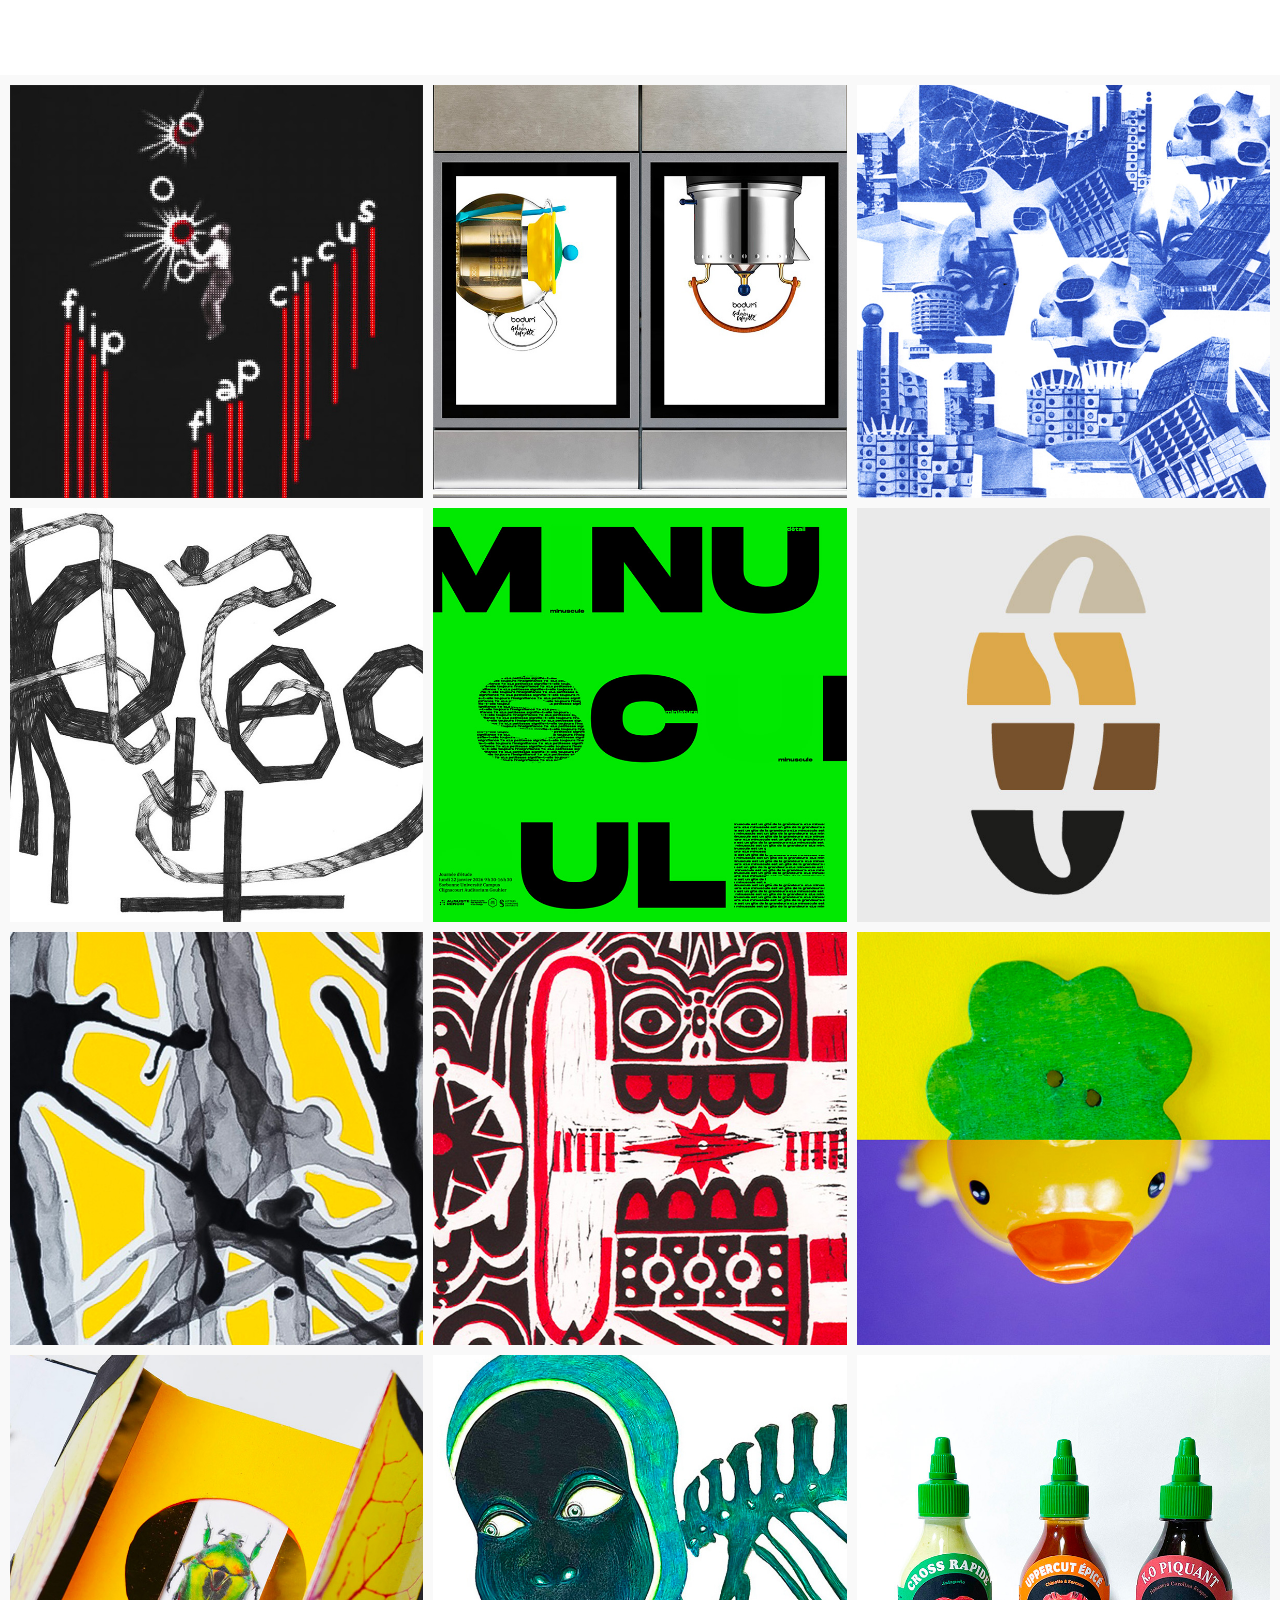
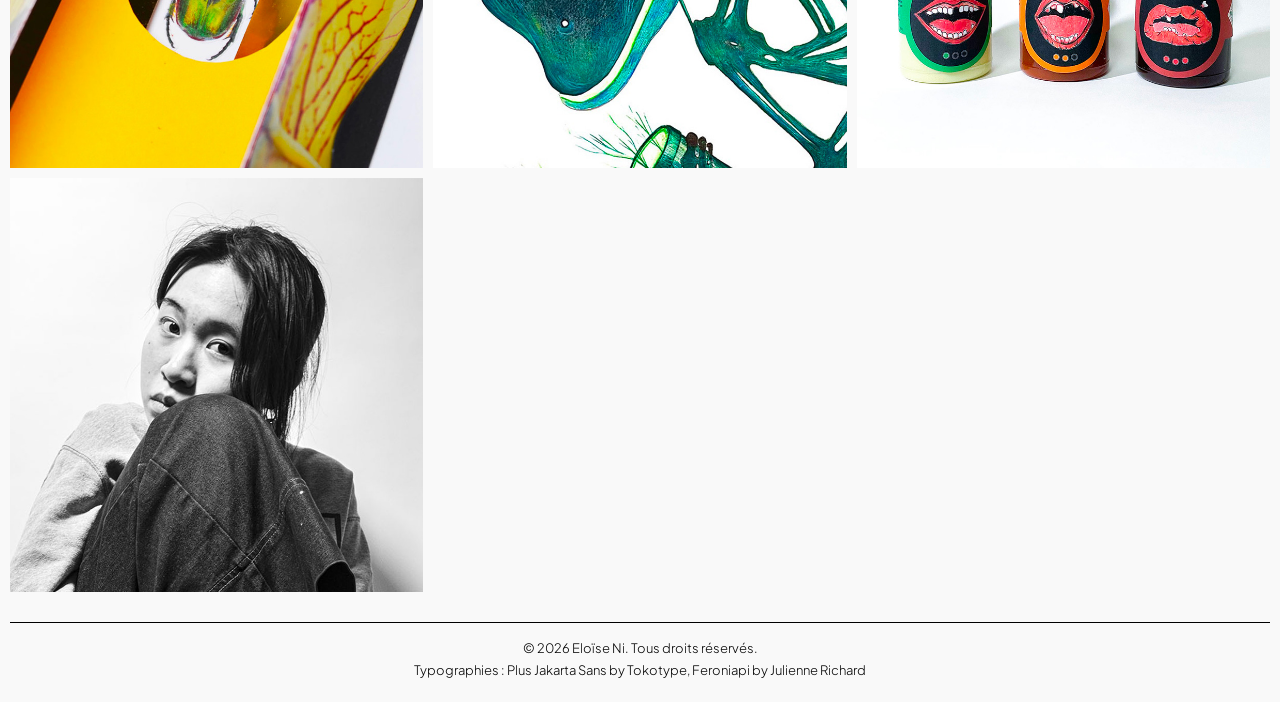
<file: index.html>
<!DOCTYPE html>
<html lang="fr">

<head>
    <meta charset="UTF-8">
    <meta name="viewport" content="width=device-width, initial-scale=1.0">
    <title>Accueil - Portfolio</title>
    <link rel="icon" href="images/favicon.png" type="image/png">
    <link rel="stylesheet" href="style.css">
</head>

<body>
    <header class="project-banner">
        <span class="banner-name">Eloïse Ni</span>
        <a href="a_propos.html" class="banner-link">À propos</a>
    </header>
    <main>

        <div class="grid">

            <a class="image-container rouge-flip" href="flip_flap.html">
                <img src="images/flip_flap/flip_flap.jpg" alt="Flip Flap Circus">
                <p class="image-text">Flip Flap Circus</p>
            </a>

            <a class="image-container gris-bodum" href="bodum.html">
                <img src="images/bodum/04_bodum.jpg" alt="bodum">
                <p class="image-text">Bodum</p>
            </a>

            <a class="image-container bleu-futurzine" href="futurzine.html">
                <img src="images/futurzine/futur.jpg" alt="futurzine">
                <p class="image-text">2463 - Futurzine</p>
            </a>

            <a class="image-container noir-faits" href="faits_divers.html">
                <img src="images/faits_divers/faits.jpg" alt="fais_divers">
                <p class="image-text">Faits divers</p>
            </a>

            <a class="image-container vert-fluo" href="jde.html">
                <img src="images/jde/jde.jpg" alt="jde">
                <p class="image-text">Minuscule - JDE</p>
            </a>

            <a class="image-container marron-kabane" href="kabane.html">
                <img src="images/kabane/kabane.jpg" alt="kabane">
                <p class="image-text">Kabane Café</p>
            </a>

            <a class="image-container jaune-leporello" href="leporello.html">
                <img src="images/leporello/leporello.jpg" alt="leporello">
                <p class="image-text">Les Champignons</p>
            </a>

            <a class="image-container rouge-lino" href="lino.html">
                <img src="images/lino/lino.jpg" alt="lino">
                <p class="image-text">Cizin</p>
            </a>

            <a class="image-container violet-objets" href="objets_croises.html">
                <img src="images/objets_croises/objets.jpg" alt="objets_croises">
                <p class="image-text">Objets croisés</p>
            </a>

            <a class="image-container vert-reliure" href="reliure.html">
                <img src="images/reliure/reliure.jpg" alt="reliure">
                <p class="image-text">Cétoine dorée</p>
            </a>

            <a class="image-container vert-symbiose" href="symbiose.html">
                <img src="images/symbiose/symbiose.jpg" alt="symbiose">
                <p class="image-text">Symbiose</p>
            </a>

            <a class="image-container orange-sauces" href="sauces.html">
                <img src="images/sauces/sauces.jpg" alt="sauces">
                <p class="image-text">Sauces piquantes</p>
            </a>

            <a class="image-container noirr-platon" href="platon.html">
                <img src="images/platon/platon.jpg" alt="platon">
                <p class="image-text">Portraits - Platon</p>
            </a>

        </div>

    </main>


    <script>
        const banner = document.querySelector(".project-banner");

        const projectColors = {
            "rouge-flip": "rgb(195, 23, 0)",
            "gris-bodum": "rgb(155, 155, 155)",
            "bleu-futurzine": "rgb(39, 62, 142)",
            "noir-faits": "rgb(15, 15, 15)",
            "vert-fluo": "rgb(17, 255, 0)",
            "marron-kabane": "rgb(130, 81, 44)",
            "jaune-leporello": "rgb(226, 216, 69)",
            "rouge-lino": "rgb(205, 23, 25)",
            "violet-objets": "rgb(104, 84, 205)",
            "vert-reliure": "rgb(82, 124, 50)",
            "vert-symbiose": "rgb(141, 190, 35)",
            "orange-sauces": "rgb(237, 109, 4)",
            "noirr-platon": "rgb(75, 75, 75)",
            "bleu-propos": "#0059a6"
        };

        const initialColor = "rgb(100, 100, 100)";

        document.querySelectorAll(".image-container").forEach(project => {

            project.addEventListener("mouseenter", () => {
                for (const className in projectColors) {
                    if (project.classList.contains(className)) {
                        banner.style.backgroundColor = projectColors[className];
                        break;
                    }
                }
            });

            project.addEventListener("mouseleave", () => {
                banner.style.backgroundColor = initialColor;
            });

        });
    </script>

    <footer class="site-footer">
        <p>&copy; 2026 Eloïse Ni. Tous droits réservés.</p>
        <p>Typographies : Plus Jakarta Sans by Tokotype, Feroniapi by Julienne Richard</p>
    </footer>
</body>

</html>

</body>



</html>
</file>
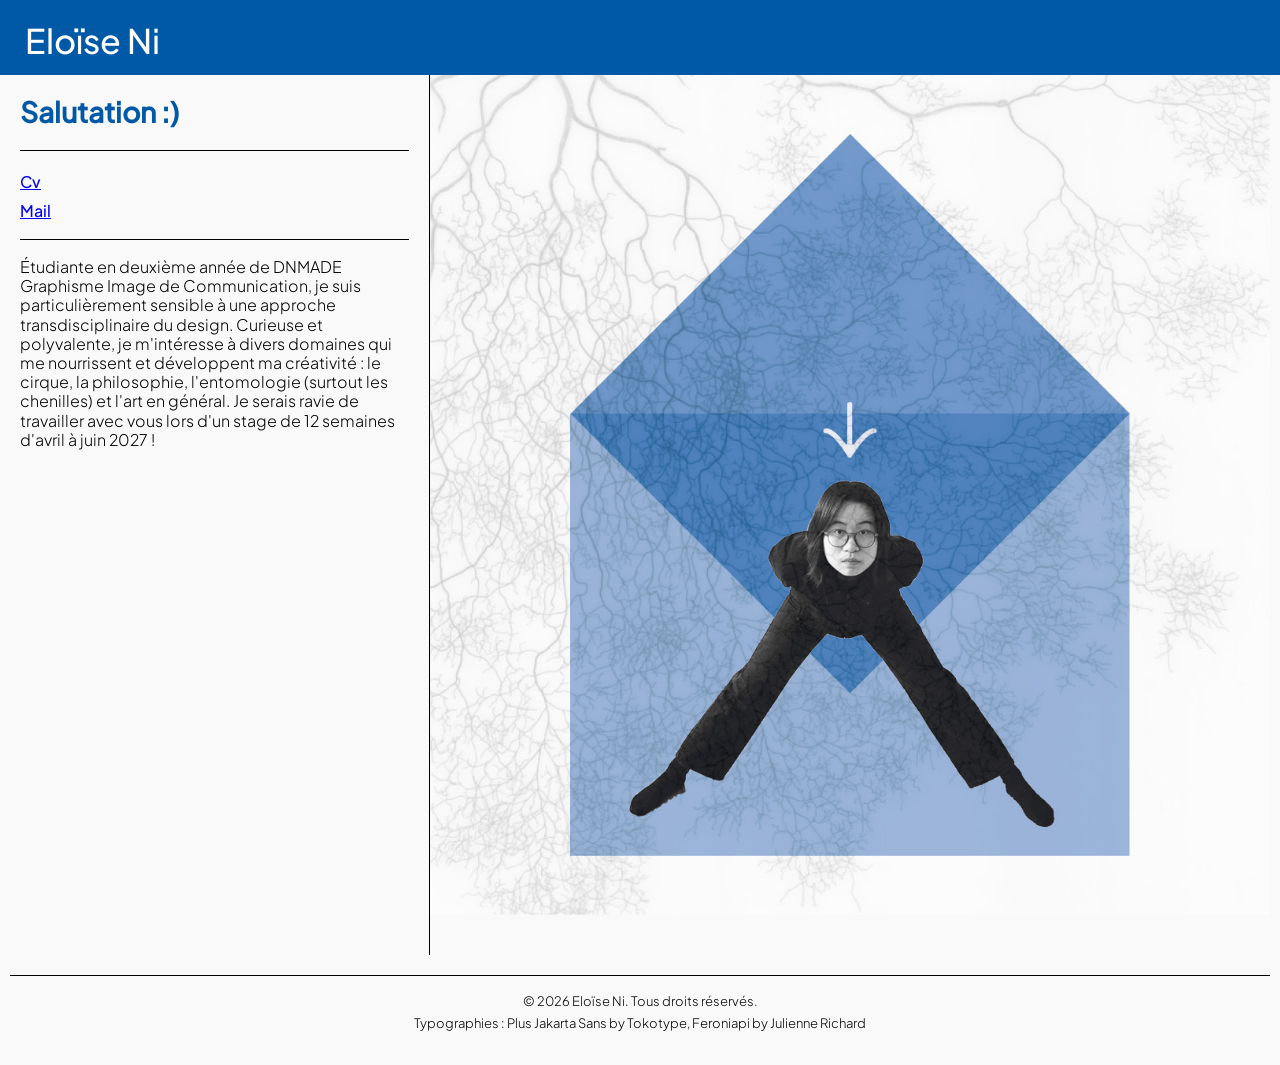
<file: a_propos.html>
<!DOCTYPE html>
<html lang="fr">

<head>
    <meta charset="UTF-8">
    <meta name="viewport" content="width=device-width, initial-scale=1.0">
    <title>À propos</title>
    <link rel="icon" href="images/favicon.png" type="image/png">
    <link rel="stylesheet" href="style.css">
</head>

<body class="propos-page">

    <header class="project-banner">
        <span class="banner-name">Eloïse Ni</span>
    </header>

    <main class="project-layout">

        <section class="project-info">

            <h1>Salutation :)</h1>

            <hr>

            <div class="contact-links">
                <a href="images/NI_eloise_cv.pdf" target="_blank">Cv</a>
                <br>
                <a href="mailto:nieloise379@icloud.com">Mail</a>
            </div>

            <hr>

            <p>
                Étudiante en deuxième année de DNMADE Graphisme Image de Communication, je suis particulièrement
                sensible à une approche transdisciplinaire du design. Curieuse et polyvalente, je
                m'intéresse à divers domaines qui me nourrissent et développent ma créativité : le cirque, la
                philosophie, l'entomologie (surtout les chenilles) et l'art en général. Je serais ravie de travailler
                avec vous lors d'un stage de 12 semaines d'avril à juin 2027 !
            </p>

        </section>

        <section class="project-image">
            <img src="images/00_a_propos.jpg" alt="Affiche À propos">
        </section>

    </main>
    <footer class="site-footer">
        <p>&copy; 2026 Eloïse Ni. Tous droits réservés.</p>
        <p>Typographies : Plus Jakarta Sans by Tokotype, Feroniapi by Julienne Richard</p>
    </footer>
</body>

</html>
</file>
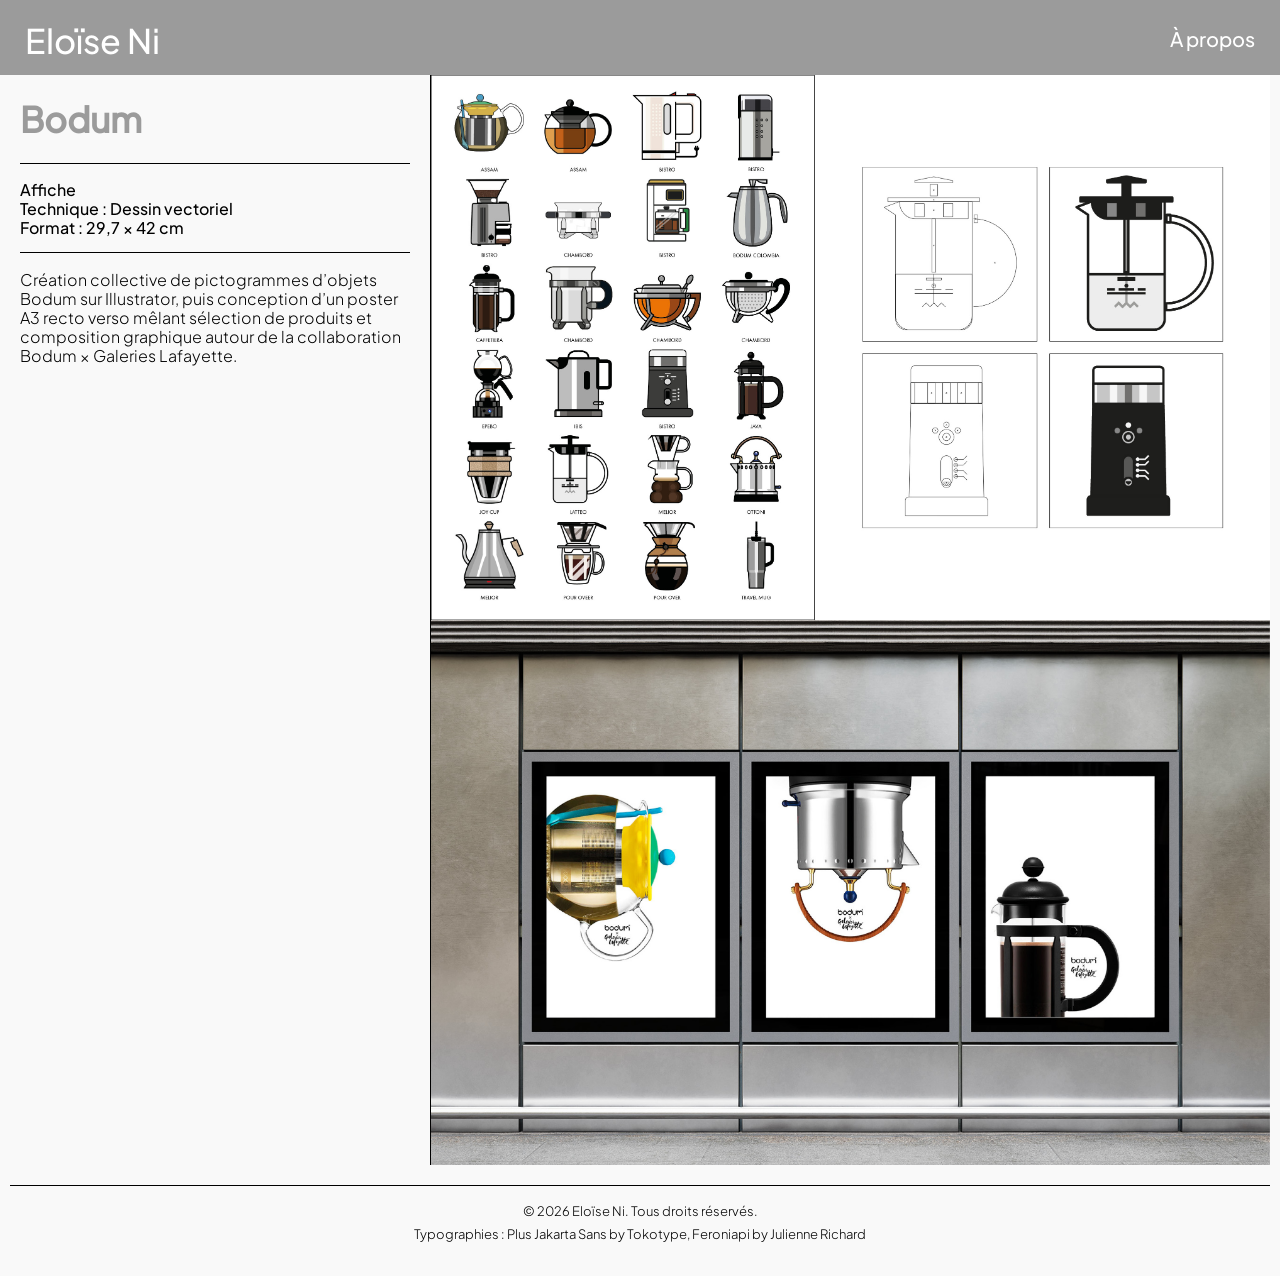
<file: bodum.html>
<!DOCTYPE html>
<html lang="fr">

<head>
    <meta charset="UTF-8">
    <meta name="viewport" content="width=device-width, initial-scale=1.0">
    <title>Bodum</title>
    <link rel="icon" href="images/favicon.png" type="image/png">
    <link rel="stylesheet" href="style.css">
</head>

<body class="project-page bodum-page">
<header class="project-banner">
    <span class="banner-name">Eloïse Ni</span>
    <a href="a_propos.html" class="banner-link">À propos</a>
</header>
    <main class="project-layout">

        <section class="project-info">

            <h1>Bodum</h1>

            <hr>

            <div class="project-details">
                <p>Affiche</p>
                <p>Technique : Dessin vectoriel </p>
                <p>Format : 29,7 × 42 cm</p>
            </div>

            <hr>

            <p>
                Création collective de pictogrammes d’objets Bodum sur Illustrator, puis conception d’un poster A3 recto verso
                mêlant sélection de produits et composition graphique autour de la collaboration Bodum × Galeries
                Lafayette.
            </p>

        </section>

        <section class="project-image">
            <div class="band">
                <img src="images/bodum/bodumm.jpg" alt="Bodum">
                <img src="images/bodum/bodumm2.jpg" alt="Bodum">
            </div>
        </section>

    </main>
    <footer class="site-footer">
        <p>&copy; 2026 Eloïse Ni. Tous droits réservés.</p>
        <p>Typographies : Plus Jakarta Sans by Tokotype, Feroniapi by Julienne Richard</p>
    </footer>
</body>



</html>
</file>
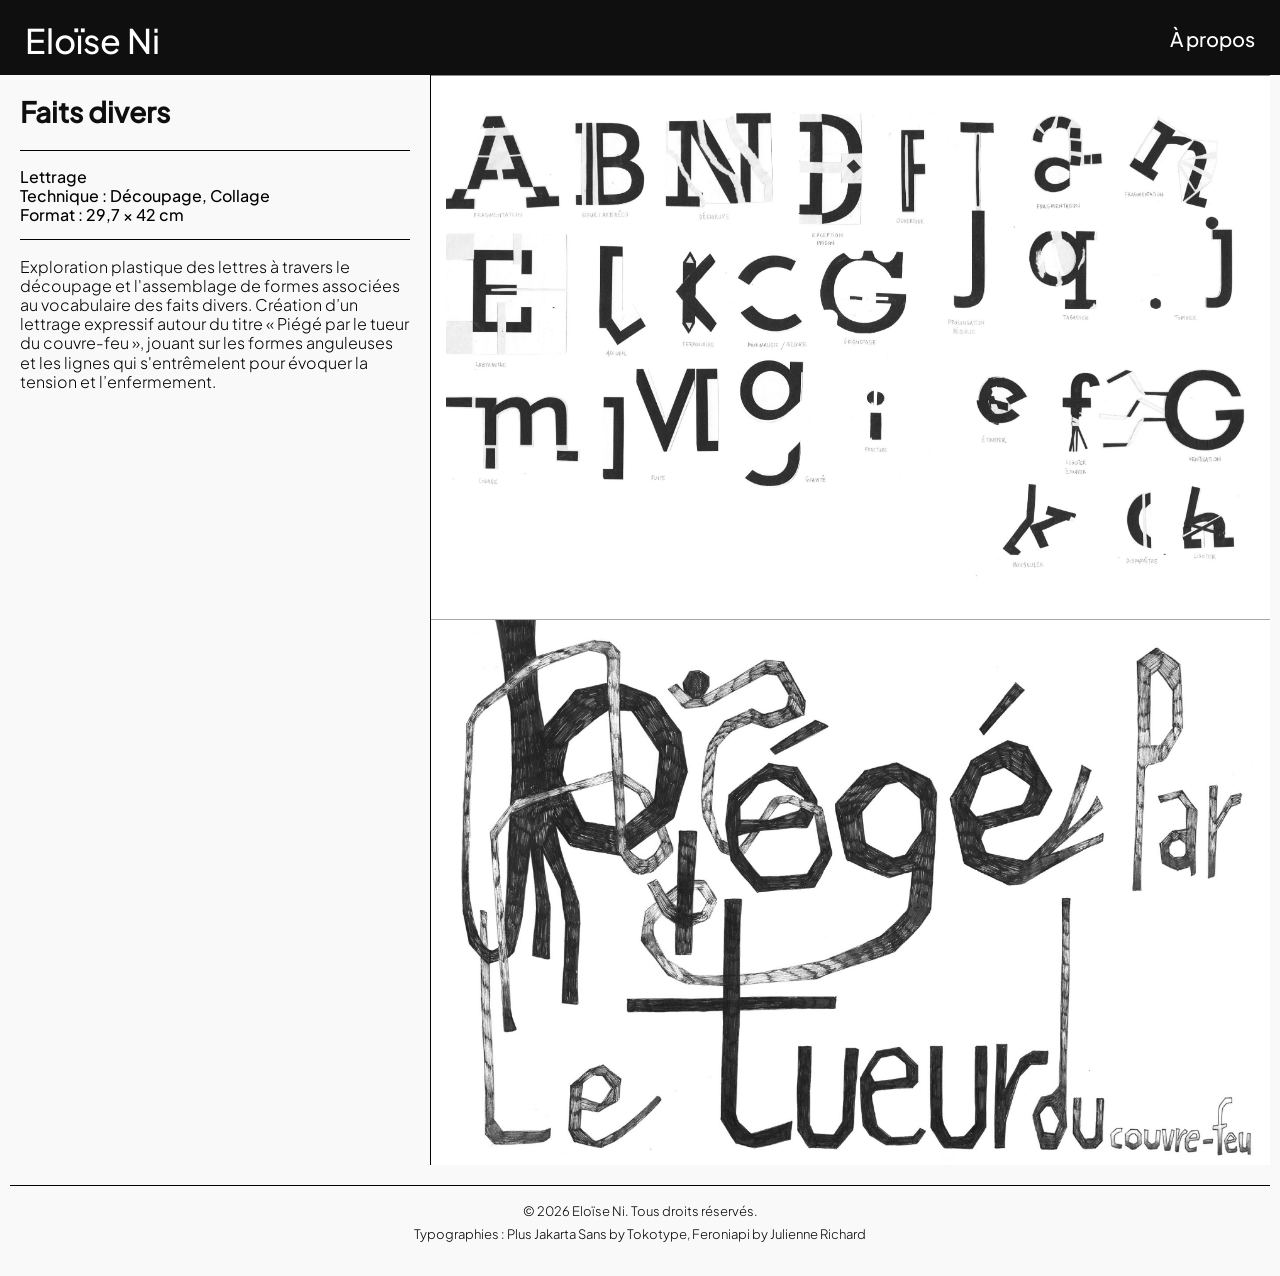
<file: faits_divers.html>
<!DOCTYPE html>
<html lang="fr">

<head>
    <meta charset="UTF-8">
    <meta name="viewport" content="width=device-width, initial-scale=1.0">
    <title>Faits divers</title>    
    <link rel="icon" href="images/favicon.png" type="image/png">
    <link rel="stylesheet" href="style.css">
</head>

<body class="project-page faits-page">
    <header class="project-banner">
        <span class="banner-name">Eloïse Ni</span>
        <a href="a_propos.html" class="banner-link">À propos</a>
    </header>
    <main class="project-layout">

        <section class="project-info">

            <h1>Faits divers</h1>

            <hr>

            <div class="project-details">
                <p>Lettrage</p>
                <p>Technique : Découpage, Collage</p>
                <p>Format : 29,7 × 42 cm</p>
            </div>

            <hr>

            <p>
                Exploration plastique des lettres à travers le découpage et l'assemblage de formes associées au
                vocabulaire des faits divers. Création d’un lettrage expressif autour du titre « Piégé par le tueur du
                couvre-feu », jouant sur les formes anguleuses et les lignes qui s'entrêmelent pour évoquer la tension
                et l’enfermement.
            </p>

        </section>

        <section class="project-image">
            <div class="band">
                <img src="images/faits_divers/faitss.jpg" alt="Faits divers - image 1">
                <img src="images/faits_divers/faitss2.jpg" alt="Faits divers - image 2">
            </div>
        </section>

    </main>
    <footer class="site-footer">
        <p>&copy; 2026 Eloïse Ni. Tous droits réservés.</p>
        <p>Typographies : Plus Jakarta Sans by Tokotype, Feroniapi by Julienne Richard</p>
    </footer>
</body>



</html>
</file>
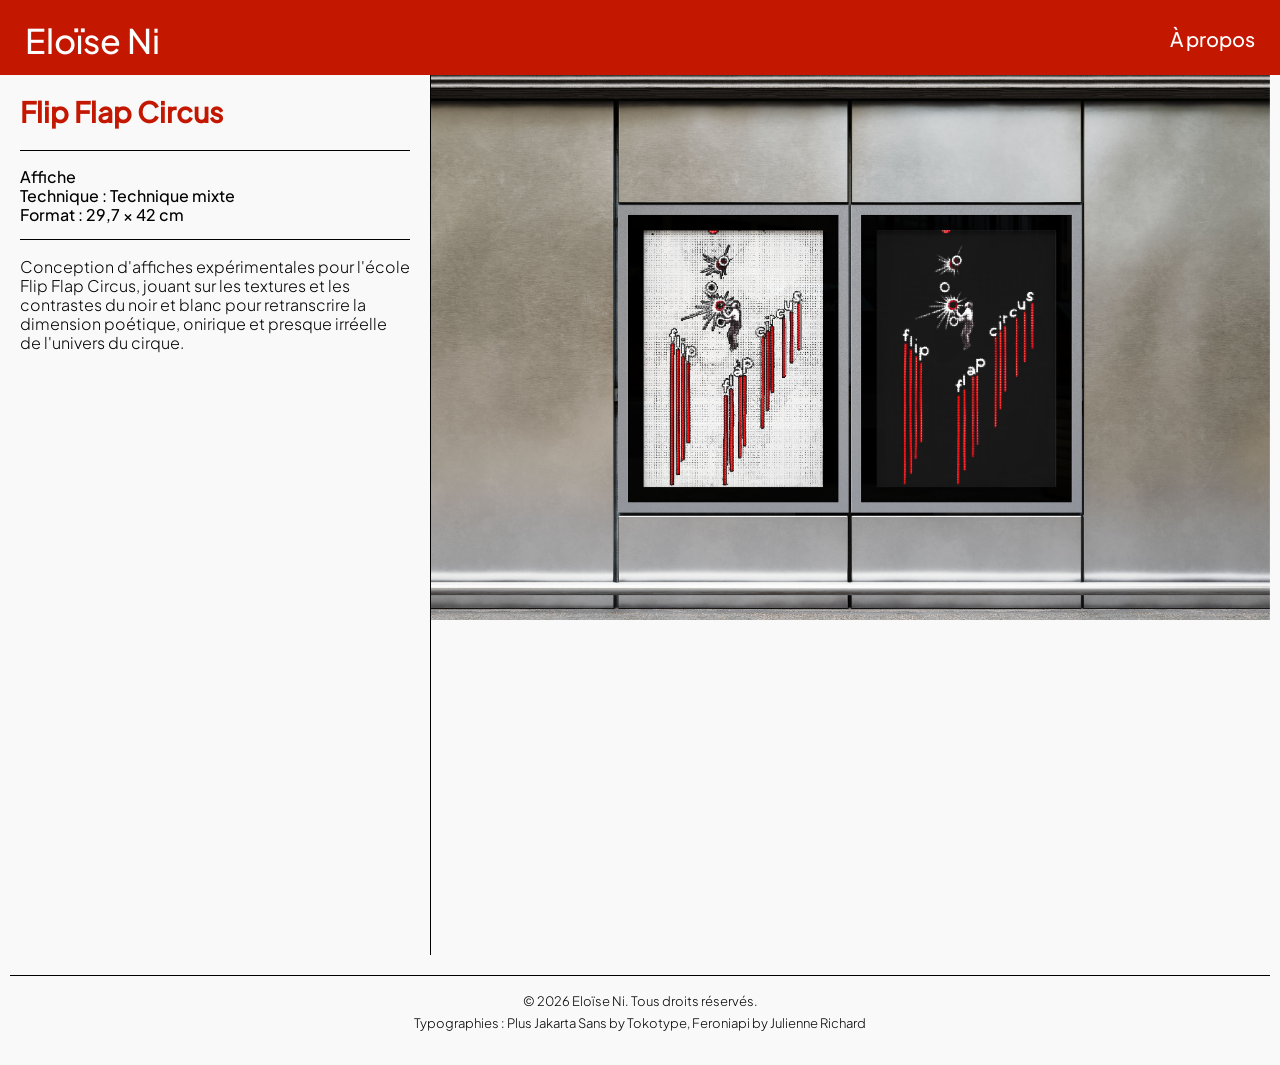
<file: flip_flap.html>
<!DOCTYPE html>
<html lang="fr">

<head>
    <meta charset="UTF-8">
    <meta name="viewport" content="width=device-width, initial-scale=1.0">
    <title>Flip Flap Circus</title>
    <link rel="icon" href="images/favicon.png" type="image/png">
    <link rel="stylesheet" href="style.css">
</head>

<body class="project-page circus-page">
    <header class="project-banner">
        <span class="banner-name">Eloïse Ni</span>
        <a href="a_propos.html" class="banner-link">À propos</a>
    </header>
    <main class="project-layout">

        <section class="project-info">

            <h1>Flip Flap Circus</h1>

            <hr>

            <div class="project-details">
                <p>Affiche</p>
                <p>Technique : Technique mixte</p>
                <p>Format : 29,7 × 42 cm</p>
            </div>

            <hr>

            <p>
                Conception d'affiches expérimentales pour l'école Flip Flap Circus, jouant sur les textures et les
                contrastes du noir et blanc pour retranscrire la dimension poétique, onirique et
                presque irréelle de l'univers du cirque.
            </p>

        </section>

        <section class="project-image">
            <img src="images/flip_flap/flipp.jpg" alt="Affiche Flip Flap Circus">
        </section>

    </main>
    <footer class="site-footer">
        <p>&copy; 2026 Eloïse Ni. Tous droits réservés.</p>
        <p>Typographies : Plus Jakarta Sans by Tokotype, Feroniapi by Julienne Richard</p>
    </footer>
</body>

</html>
</file>
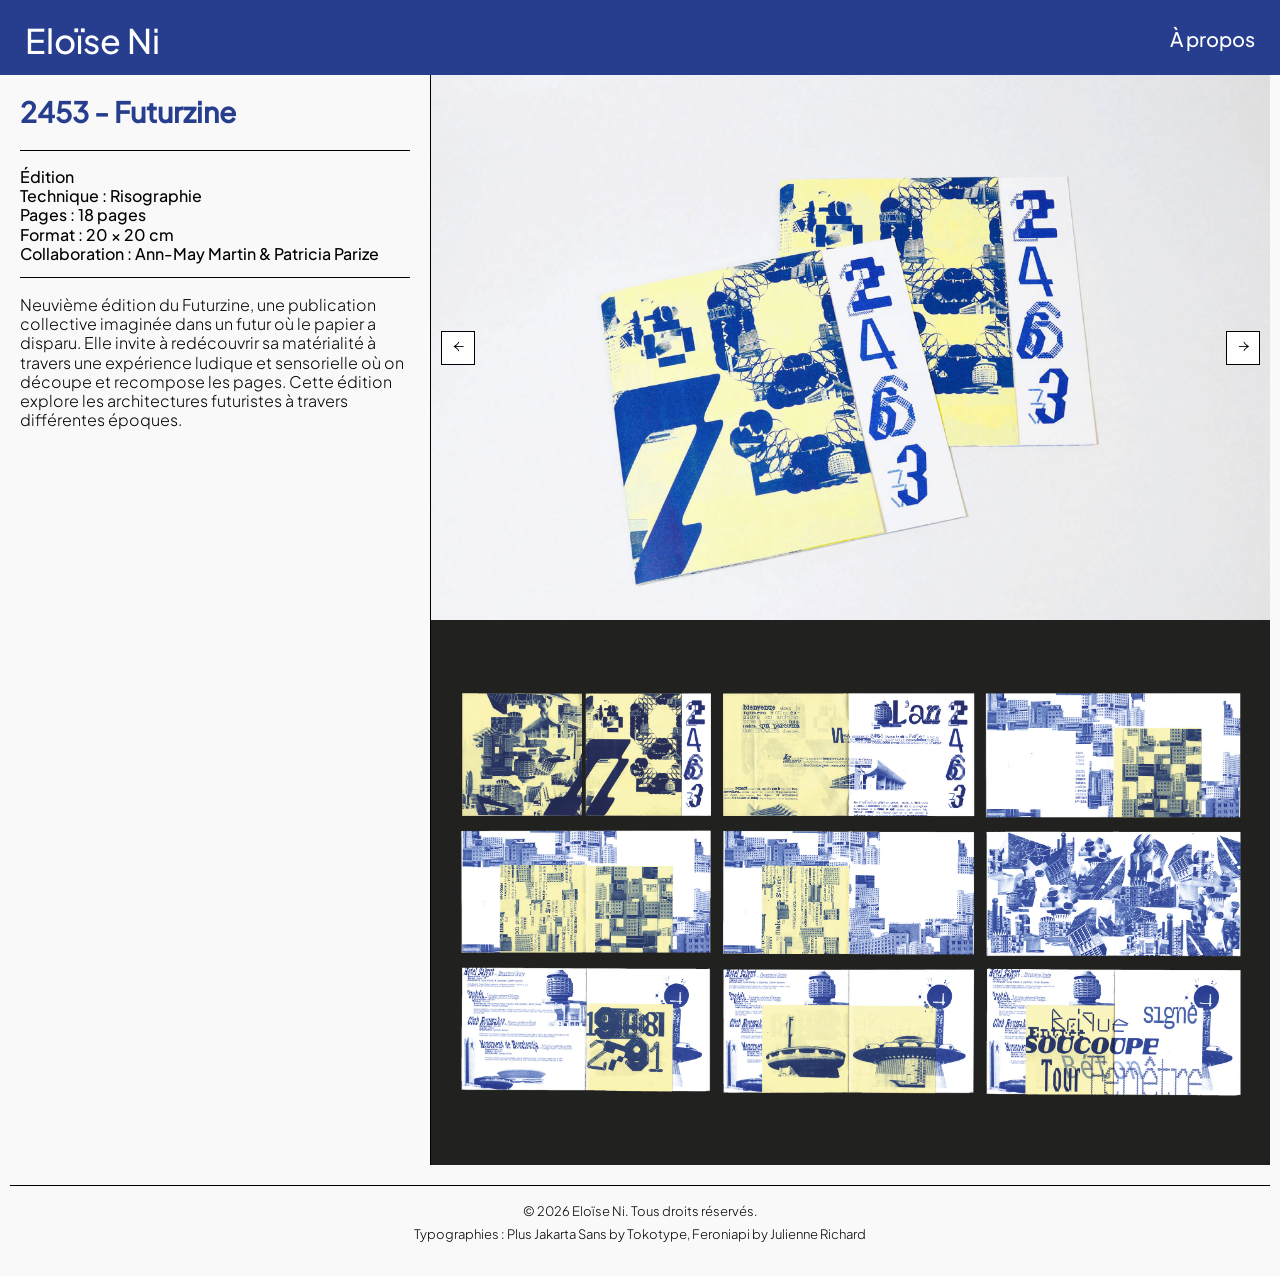
<file: futurzine.html>
<!DOCTYPE html>
<html lang="fr">

<head>
    <meta charset="UTF-8">
    <meta name="viewport" content="width=device-width, initial-scale=1.0">
    <title>2453 - Futurzine</title>
    <link rel="icon" href="images/favicon.png" type="image/png">
    <link rel="stylesheet" href="style.css">
</head>

<body class="project-page futurzine-page">
    <header class="project-banner">
        <span class="banner-name">Eloïse Ni</span>
        <a href="a_propos.html" class="banner-link">À propos</a>
    </header>
    <main class="project-layout">

        <section class="project-info">

            <h1>2453 - Futurzine</h1>

            <hr>

            <div class="project-details">
                <p>Édition</p>
                <p>Technique : Risographie</p>
                <p>Pages : 18 pages</p>
                <p>Format : 20 × 20 cm</p>
                <p>Collaboration : Ann-May Martin & Patricia Parize</p>
            </div>

            <hr>

            <p>
                Neuvième édition du Futurzine, une publication collective imaginée dans un futur où le papier a disparu.
                Elle invite à redécouvrir sa matérialité à travers une expérience ludique et sensorielle où on
                découpe et recompose les pages.</legend> Cette édition explore les architectures futuristes à travers
                différentes époques.
            </p>

        </section>

        <section class="project-image">

            <div class="futurzine-carousel">
                <div class="futurzine-track">
                    <div class="futurzine-slide">
                        <img src="images/futurzine/futurr.jpg" alt="Futurzine - image 1">
                    </div>

                    <div class="futurzine-slide">
                        <img src="images/futurzine/futurr2.jpg" alt="Futurzine - image 2">
                    </div>

                    <div class="futurzine-slide">
                        <img src="images/futurzine/futurr3.jpg" alt="Futurzine - image 3">
                    </div>

                    <div class="futurzine-slide">
                        <img src="images/futurzine/futurr4.jpg" alt="Futurzine - image 4">
                    </div>

                </div>

                <div class="futurzine-controls">
                    <button class="futurzine-prev" type="button" aria-label="Image précédente">←</button>
                    <button class="futurzine-next" type="button" aria-label="Image suivante">→</button>
                </div>

            </div>

            <div class="futurzine-image-dessous">
                <img src="images/futurzine/futurr5.jpg" alt="Futurzine - image supplémentaire">
            </div>

        </section>

    </main>

    <script>
        const carousel = document.querySelector(".futurzine-carousel");
        const track = carousel.querySelector(".futurzine-track");
        const slides = carousel.querySelectorAll(".futurzine-slide");
        const prev = carousel.querySelector(".futurzine-prev");
        const next = carousel.querySelector(".futurzine-next");

        let currentSlide = 0;

        function updateCarousel() {
            track.style.transform = `translateX(-${currentSlide * 100}%)`;
        }

        next.addEventListener("click", () => {
            currentSlide = (currentSlide + 1) % slides.length;
            updateCarousel();
        });

        prev.addEventListener("click", () => {
            currentSlide = (currentSlide - 1 + slides.length) % slides.length;
            updateCarousel();
        });
    </script>
    <footer class="site-footer">
        <p>&copy; 2026 Eloïse Ni. Tous droits réservés.</p>
        <p>Typographies : Plus Jakarta Sans by Tokotype, Feroniapi by Julienne Richard</p>
    </footer>
</body>



</html>
</file>
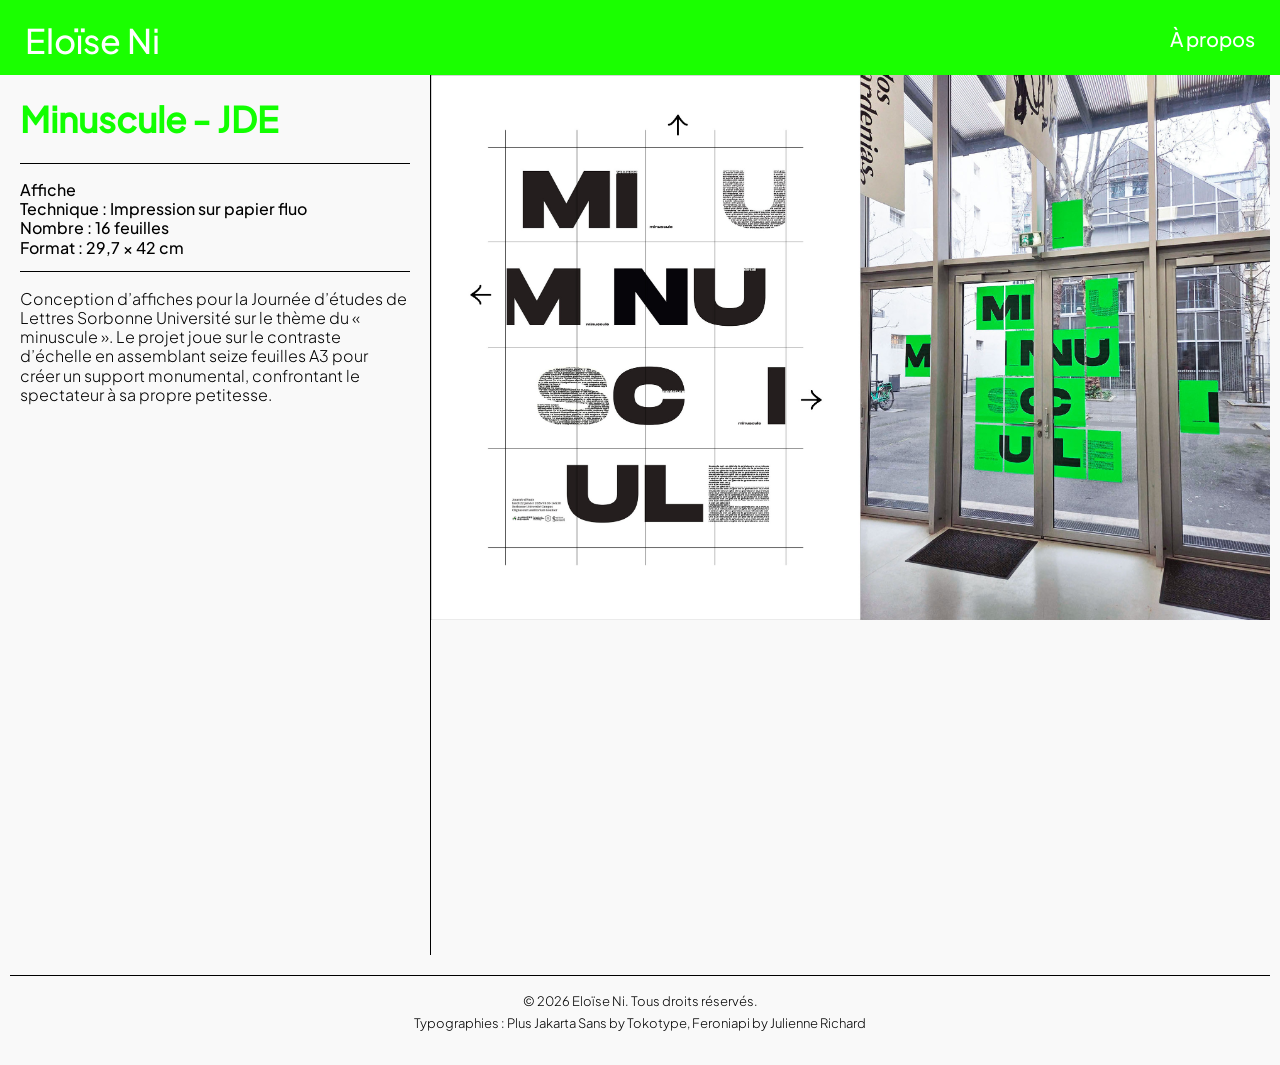
<file: jde.html>
<!DOCTYPE html>
<html lang="fr">

<head>
    <meta charset="UTF-8">
    <meta name="viewport" content="width=device-width, initial-scale=1.0">
    <title>Minuscule - JDE</title>
    <link rel="icon" href="images/favicon.png" type="image/png">
    <link rel="stylesheet" href="style.css">
</head>

<body class="project-page jde-page">
<header class="project-banner">
    <span class="banner-name">Eloïse Ni</span>
    <a href="a_propos.html" class="banner-link">À propos</a>
</header>
    <main class="project-layout">

        <section class="project-info">

            <h1>Minuscule - JDE</h1>

            <hr>

            <div class="project-details">
                <p>Affiche</p>
                <p>Technique : Impression sur papier fluo</p>
                <p>Nombre : 16 feuilles</p>
                <p>Format : 29,7 × 42 cm</p>
            </div>

            <hr>

            <p>
                Conception d’affiches pour la Journée d’études de Lettres Sorbonne Université sur le thème du «
                minuscule ». Le projet joue sur le contraste d’échelle en assemblant seize feuilles A3 pour créer un
                support monumental, confrontant le spectateur à sa propre petitesse.
            </p>

        </section>

        <section class="project-image">
            <img src="images/jde/jdee.jpg" alt="Affiche Minuscule - JDE">
        </section>

    </main>
    <footer class="site-footer">
        <p>&copy; 2026 Eloïse Ni. Tous droits réservés.</p>
        <p>Typographies : Plus Jakarta Sans by Tokotype, Feroniapi by Julienne Richard</p>
    </footer>
</body>


</html>
</file>
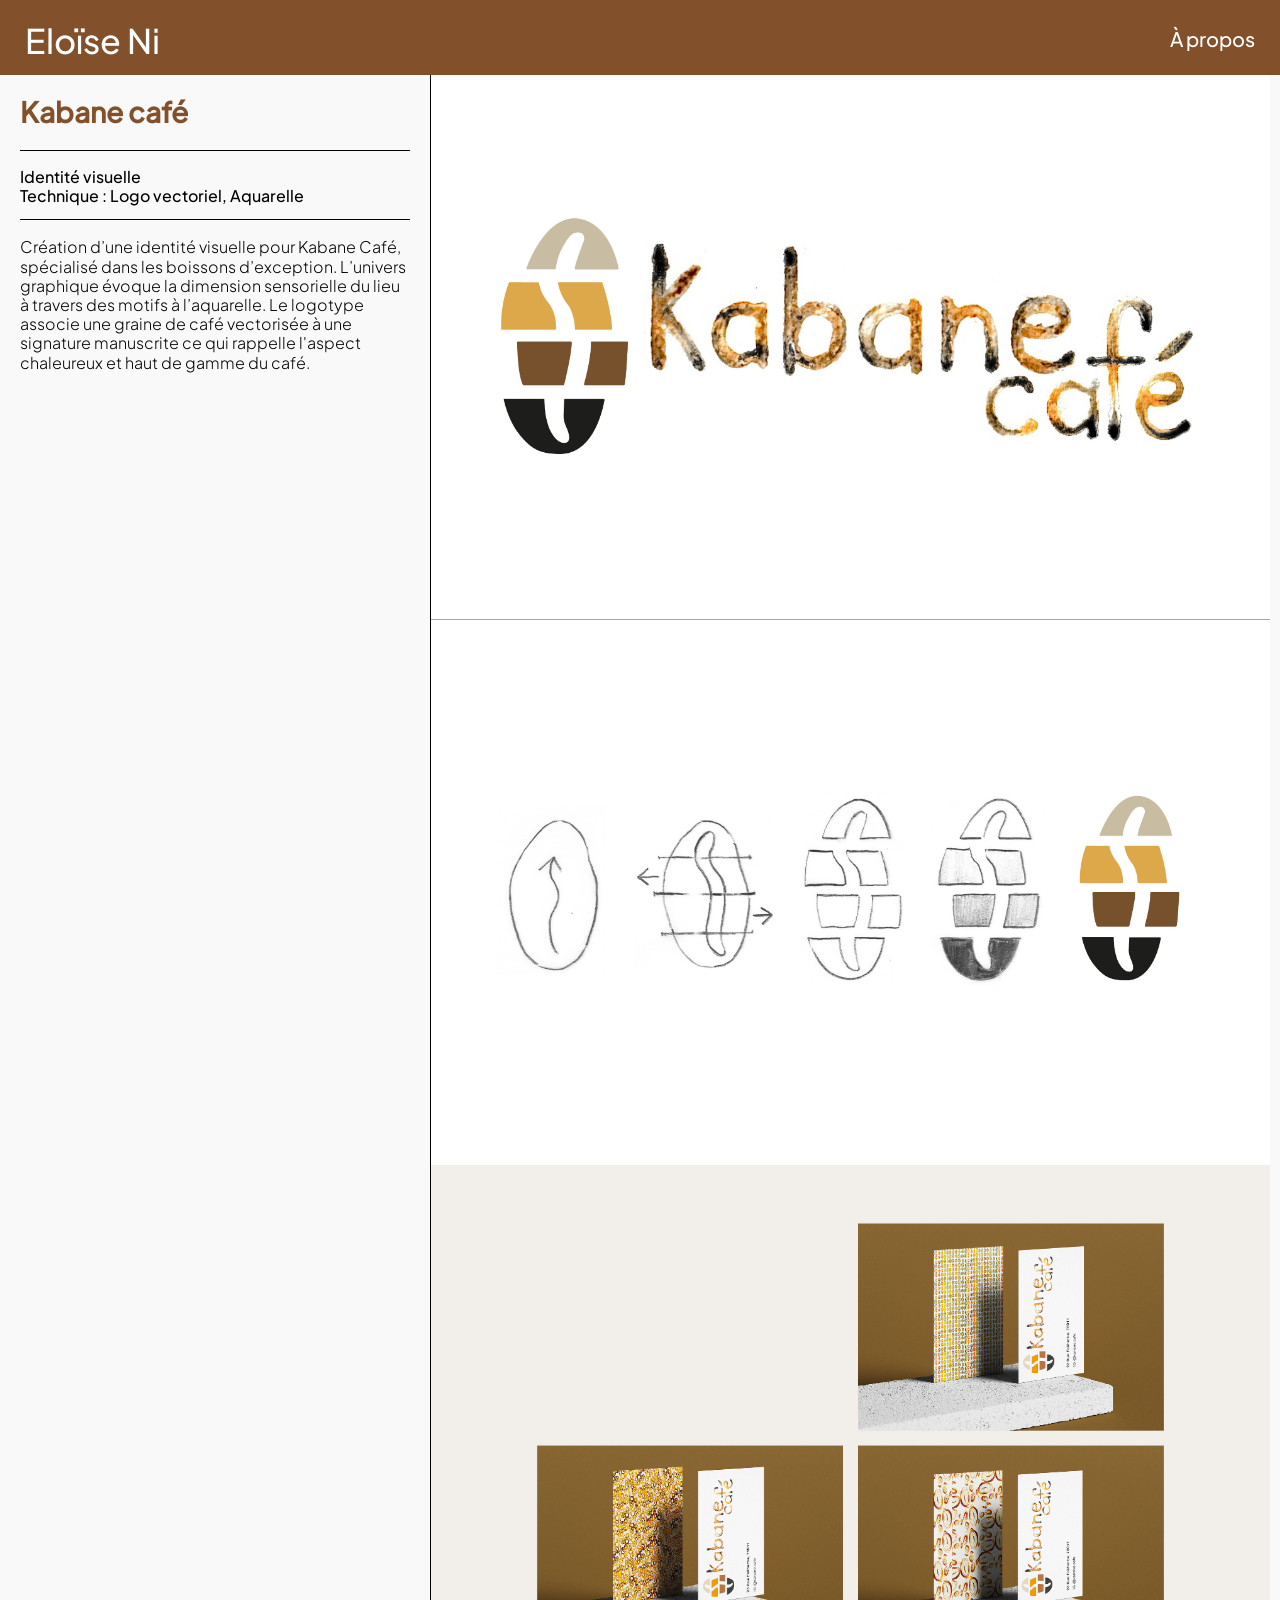
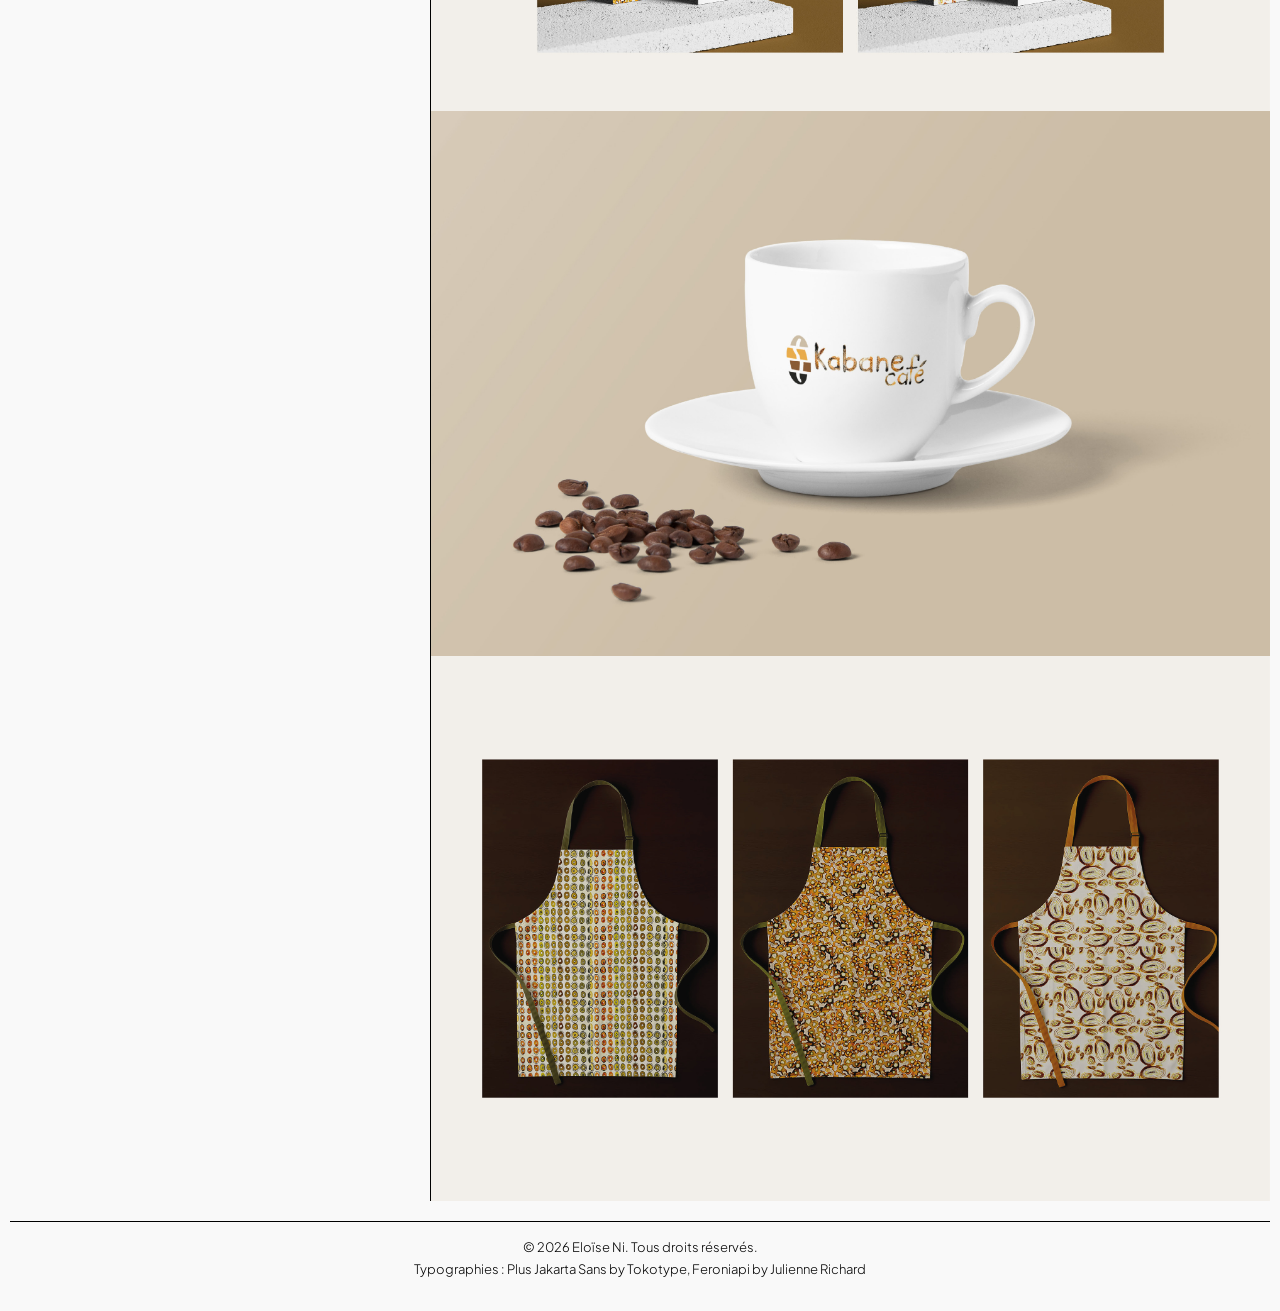
<file: kabane.html>
<!DOCTYPE html>
<html lang="fr">

<head>
    <meta charset="UTF-8">
    <meta name="viewport" content="width=device-width, initial-scale=1.0">
    <title>Kabane café</title>
    <link rel="icon" href="images/favicon.png" type="image/png">
    <link rel="stylesheet" href="style.css">
</head>

<body class="project-page kabane-page">
    <header class="project-banner">
        <span class="banner-name">Eloïse Ni</span>
        <a href="a_propos.html" class="banner-link">À propos</a>
    </header>
    <main class="project-layout">

        <section class="project-info">

            <h1>Kabane café</h1>

            <hr>

            <div class="project-details">
                <p>Identité visuelle</p>
                <p>Technique : Logo vectoriel, Aquarelle</p>
            </div>

            <hr>

            <p>
                Création d’une identité visuelle pour Kabane Café, spécialisé dans les boissons d’exception. L’univers
                graphique évoque la dimension sensorielle du lieu à travers des motifs à l’aquarelle. Le logotype
                associe une graine de café vectorisée à une signature manuscrite ce qui rappelle l'aspect
                chaleureux et haut de gamme du café.
            </p>

        </section>

        <section class="project-image">
            <img src="images/kabane/kabanee.jpg" alt="Identité visuelle Kabane Café">
            <img src="images/kabane/kabanee2.jpg" alt="Identité visuelle Kabane Café">
            <img src="images/kabane/kabanee3.jpg" alt="Identité visuelle Kabane Café">
            <img src="images/kabane/kabanee4.jpg" alt="Identité visuelle Kabane Café">
            <img src="images/kabane/kabanee5.jpg" alt="Identité visuelle Kabane Café">
        </section>

    </main>
    <footer class="site-footer">
        <p>&copy; 2026 Eloïse Ni. Tous droits réservés.</p>
        <p>Typographies : Plus Jakarta Sans by Tokotype, Feroniapi by Julienne Richard</p>
    </footer>
</body>


</html>
</file>
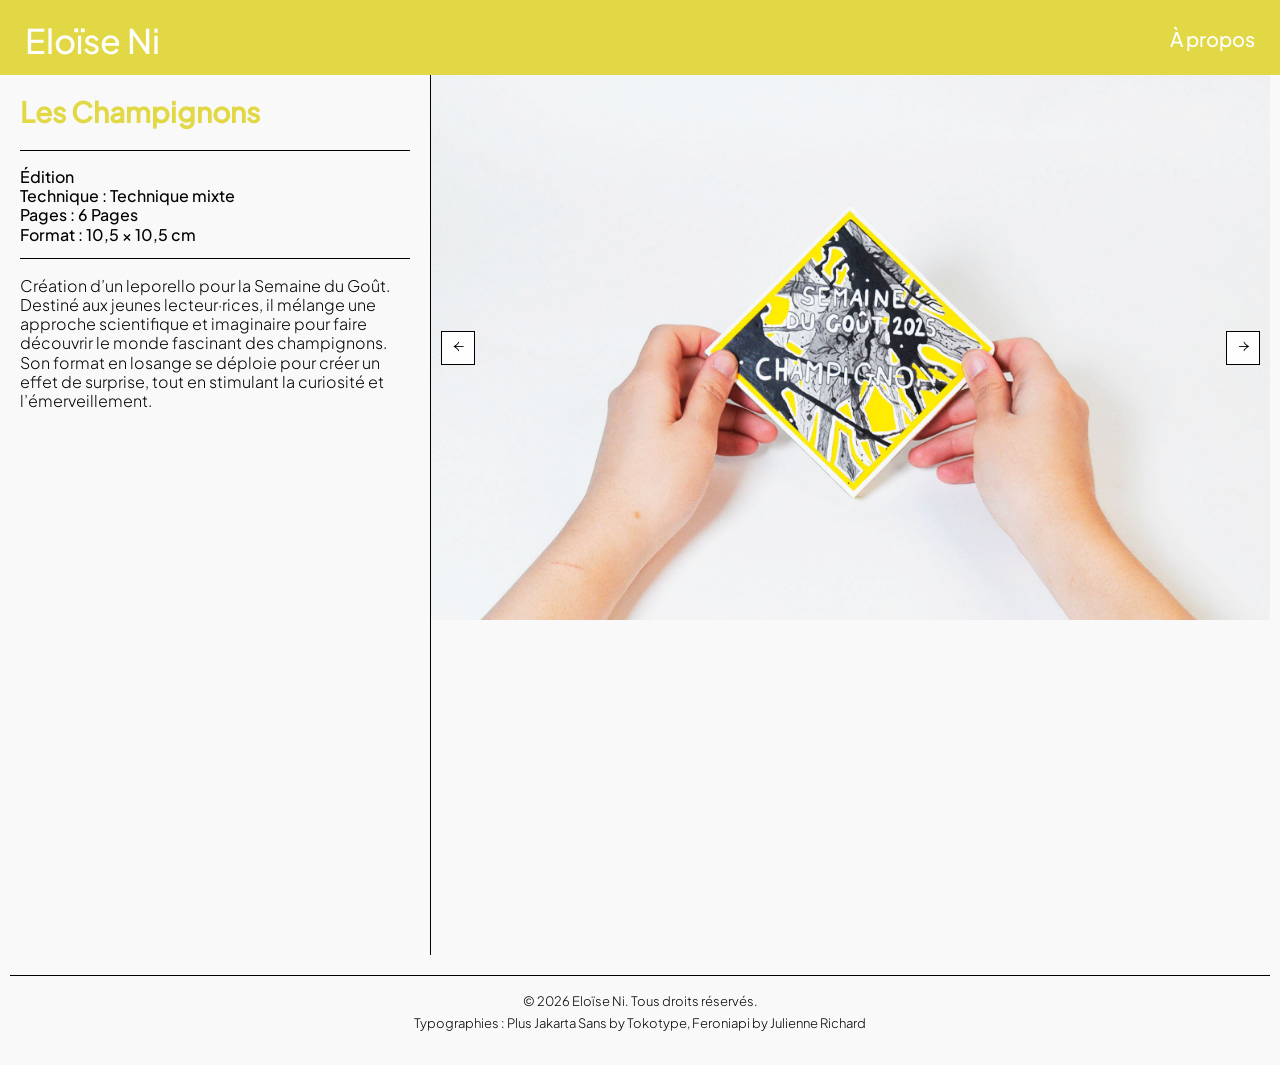
<file: leporello.html>
<!DOCTYPE html>
<html lang="fr">

<head>
    <meta charset="UTF-8">
    <meta name="viewport" content="width=device-width, initial-scale=1.0">
    <title>Les Champignons</title>
    <link rel="icon" href="images/favicon.png" type="image/png">
    <link rel="stylesheet" href="style.css">
</head>

<body class="project-page leporello-page">
    <header class="project-banner">
        <span class="banner-name">Eloïse Ni</span>
        <a href="a_propos.html" class="banner-link">À propos</a>
    </header>
    <main class="project-layout">

        <section class="project-info">

            <h1>Les Champignons</h1>

            <hr>

            <div class="project-details">
                <p>Édition</p>
                <p>Technique : Technique mixte</p>
                <p>Pages : 6 Pages</p>
                <p>Format : 10,5 × 10,5 cm</p>
            </div>
            <hr>

            <p>
                Création d’un leporello pour la Semaine du Goût. Destiné aux jeunes lecteur·rices, il mélange une approche
                scientifique et imaginaire pour faire découvrir le monde fascinant des champignons. Son format en
                losange se déploie pour créer un effet de surprise, tout en stimulant la curiosité et l’émerveillement.
            </p>

        </section>

        <section class="project-image">

            <div class="leporello-carousel">

                <div class="leporello-track">

                    <div class="leporello-slide">
                        <img src="images/leporello/leporelloo.jpg" alt="Leporello - image 1">
                    </div>

                    <div class="leporello-slide">
                        <img src="images/leporello/leporelloo2.jpg" alt="Leporello - image 2">
                    </div>

                    <div class="leporello-slide">
                        <img src="images/leporello/leporelloo3.jpg" alt="Leporello - image 3">
                    </div>

                    <div class="leporello-slide">
                        <img src="images/leporello/leporelloo4.jpg" alt="Leporello - image 4">
                    </div>

                    <div class="leporello-slide">
                        <img src="images/leporello/leporelloo5.jpg" alt="Leporello - image 5">
                    </div>

                    <div class="leporello-slide">
                        <img src="images/leporello/leporelloo6.jpg" alt="Leporello - image 6">
                    </div>

                    <div class="leporello-slide">
                        <img src="images/leporello/leporelloo7.jpg" alt="Leporello - image 7">
                    </div>

                    <div class="leporello-slide">
                        <img src="images/leporello/leporelloo8.jpg" alt="Leporello - image 8">
                    </div>

                    <div class="leporello-slide">
                        <img src="images/leporello/leporelloo9.jpg" alt="Leporello - image 9">
                    </div>

                    <div class="leporello-slide">
                        <img src="images/leporello/leporelloo10.jpg" alt="Leporello - image 10">
                    </div>

                </div>

                <div class="leporello-controls">

                    <button class="leporello-prev" type="button" aria-label="Image précédente">←</button>

                    <button class="leporello-next" type="button" aria-label="Image suivante">→</button>

                </div>
            </div>

        </section>

    </main>

    <script>
        const carousel = document.querySelector(".leporello-carousel");
        const track = carousel.querySelector(".leporello-track");
        const slides = carousel.querySelectorAll(".leporello-slide");
        const prev = carousel.querySelector(".leporello-prev");
        const next = carousel.querySelector(".leporello-next");

        let currentSlide = 0;

        function updateCarousel() {
            track.style.transform = `translateX(-${currentSlide * 100}%)`;
        }

        next.addEventListener("click", () => {
            currentSlide = (currentSlide + 1) % slides.length;
            updateCarousel();
        });

        prev.addEventListener("click", () => {
            currentSlide = (currentSlide - 1 + slides.length) % slides.length;
            updateCarousel();
        });
    </script>

    <footer class="site-footer">
        <p>&copy; 2026 Eloïse Ni. Tous droits réservés.</p>
        <p>Typographies : Plus Jakarta Sans by Tokotype, Feroniapi by Julienne Richard</p>
    </footer>
</body>

</html>
</file>
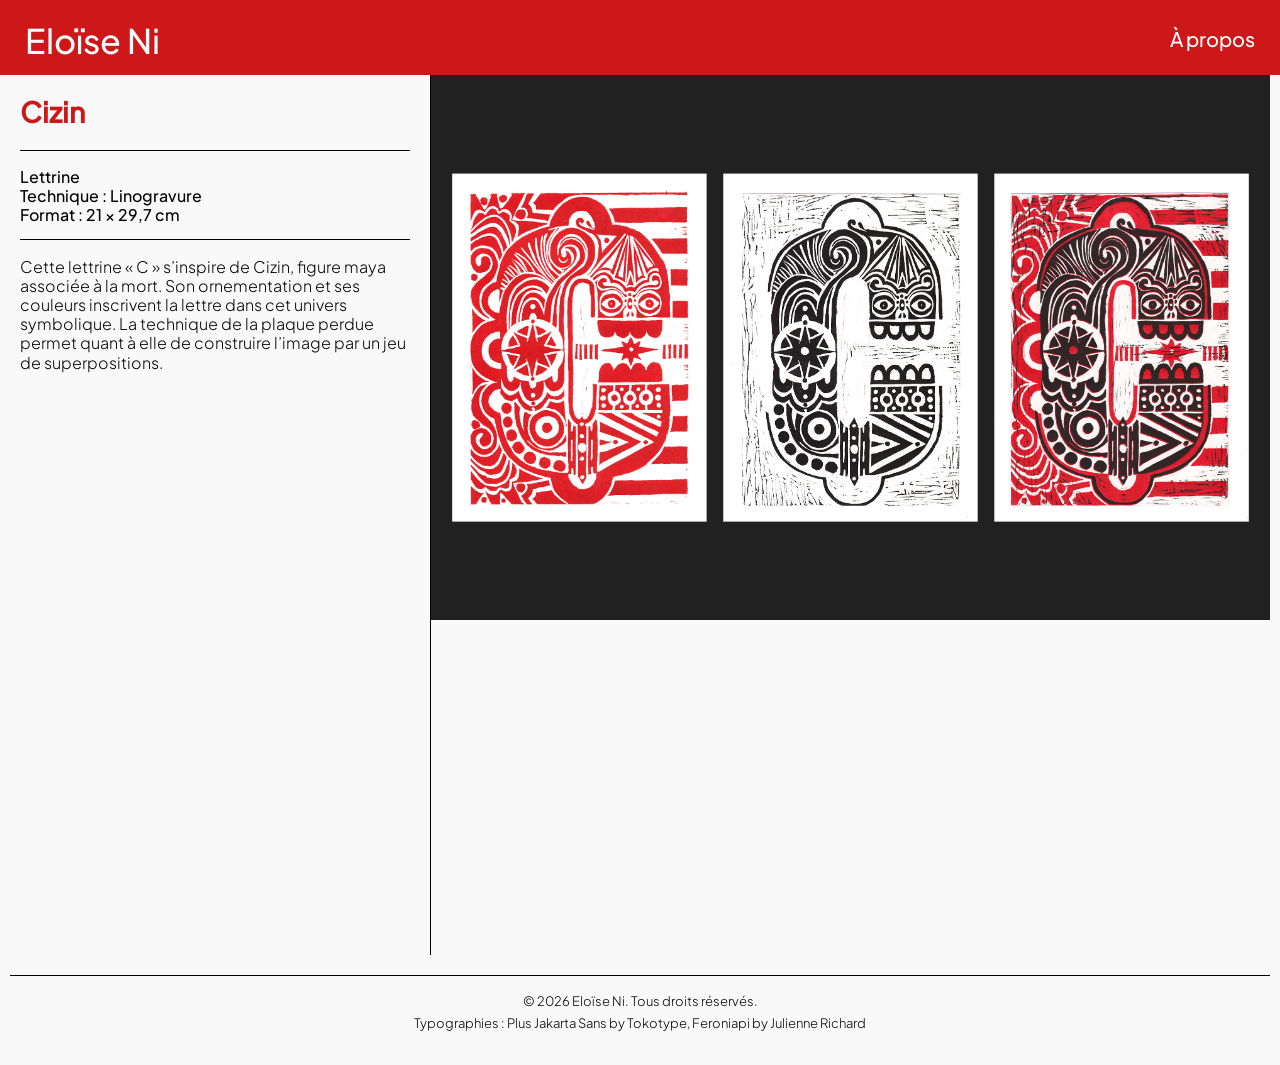
<file: lino.html>
<!DOCTYPE html>
<html lang="fr">

<head>
    <meta charset="UTF-8">
    <meta name="viewport" content="width=device-width, initial-scale=1.0">
    <title>Cizin</title>
    <link rel="icon" href="images/favicon.png" type="image/png">
    <link rel="stylesheet" href="style.css">
</head>

<body class="project-page lino-page">
    <header class="project-banner">
        <span class="banner-name">Eloïse Ni</span>
        <a href="a_propos.html" class="banner-link">À propos</a>
    </header>
    <main class="project-layout">

        <section class="project-info">

            <h1>Cizin</h1>

            <hr>

            <div class="project-details">
                <p>Lettrine</p>
                <p>Technique : Linogravure</p>
                <p>Format : 21 × 29,7 cm</p>
            </div>

            <hr>

            <p>
                Cette lettrine « C » s’inspire de Cizin, figure maya associée à la mort. Son ornementation et ses couleurs inscrivent la lettre dans cet univers symbolique. La technique de la plaque
                perdue permet quant à elle de construire l’image par un jeu de superpositions.
            </p>

        </section>

        <section class="project-image">
            <img src="images/lino/linoo.jpg" alt="Linogravure Cizin">
        </section>

    </main>
    <footer class="site-footer">
        <p>&copy; 2026 Eloïse Ni. Tous droits réservés.</p>
        <p>Typographies : Plus Jakarta Sans by Tokotype, Feroniapi by Julienne Richard</p>
    </footer>
</body>


</html>
</file>
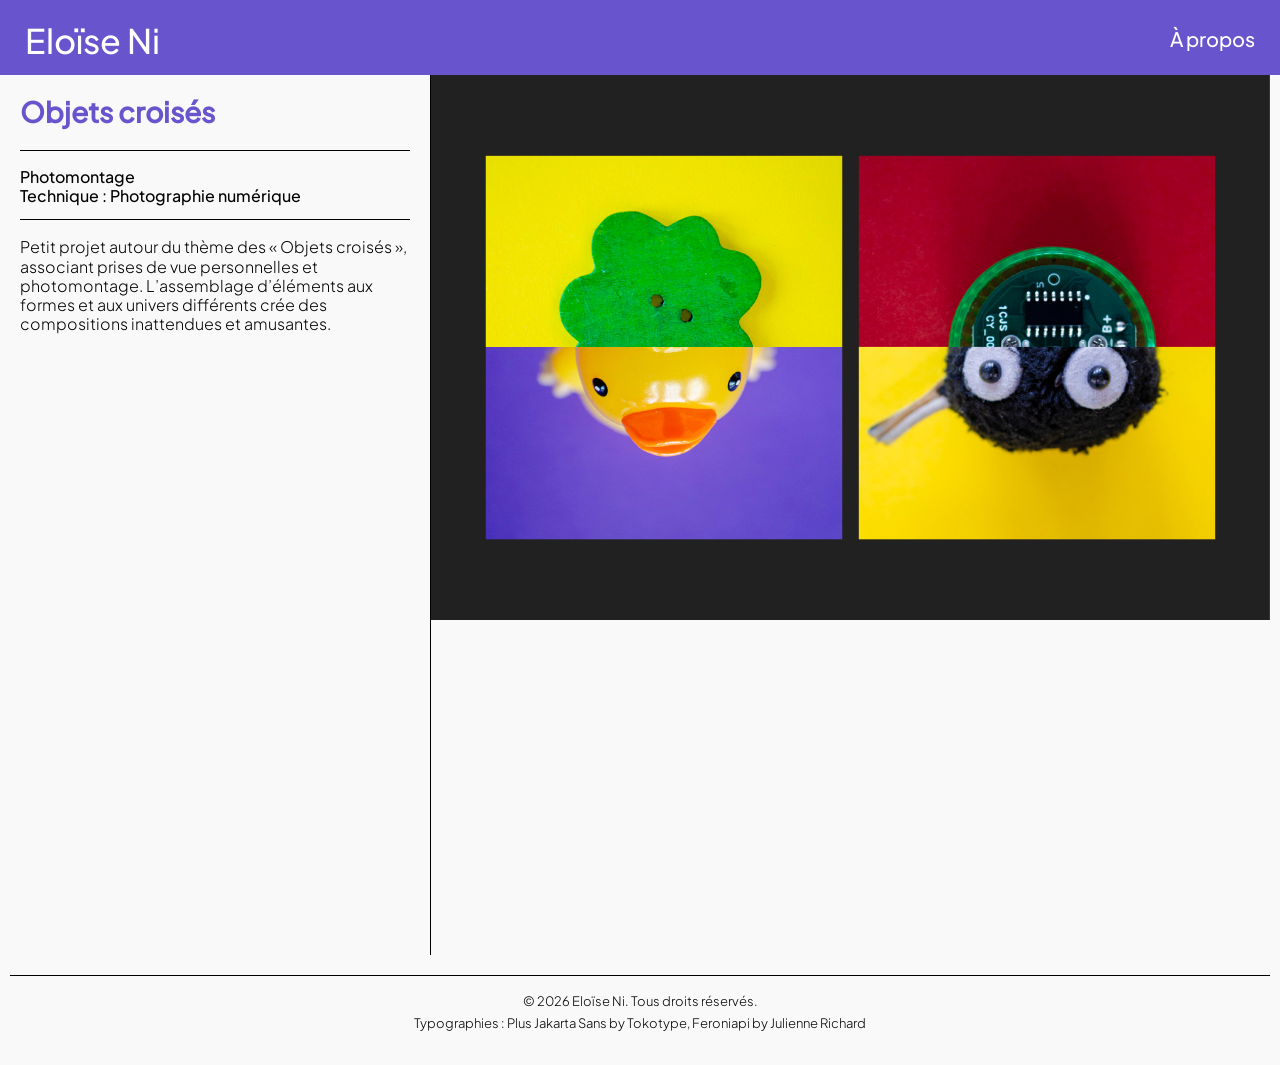
<file: objets_croises.html>
<!DOCTYPE html>
<html lang="fr">

<head>
    <meta charset="UTF-8">
    <meta name="viewport" content="width=device-width, initial-scale=1.0">
    <title>Objet croisés</title>
    <link rel="icon" href="images/favicon.png" type="image/png">
    <link rel="stylesheet" href="style.css">
</head>

<body class="project-page objets-page">
<header class="project-banner">
    <span class="banner-name">Eloïse Ni</span>
    <a href="a_propos.html" class="banner-link">À propos</a>
</header>
    <main class="project-layout">

        <section class="project-info">

            <h1>Objets croisés</h1>

            <hr>

            <div class="project-details">
                <p>Photomontage</p>
                <p>Technique : Photographie numérique</p>
            </div>

            <hr>

            <p>
                Petit projet autour du thème des « Objets croisés », associant prises de vue personnelles et
                photomontage. L’assemblage d’éléments aux formes et aux univers différents crée des compositions
                inattendues et amusantes. </p>

        </section>

        <section class="project-image">
            <img src="images/objets_croises/objetss.jpg" alt="photomontage">
        </section>

    </main>
    <footer class="site-footer">
        <p>&copy; 2026 Eloïse Ni. Tous droits réservés.</p>
        <p>Typographies : Plus Jakarta Sans by Tokotype, Feroniapi by Julienne Richard</p>
    </footer>
</body>


</html>
</file>
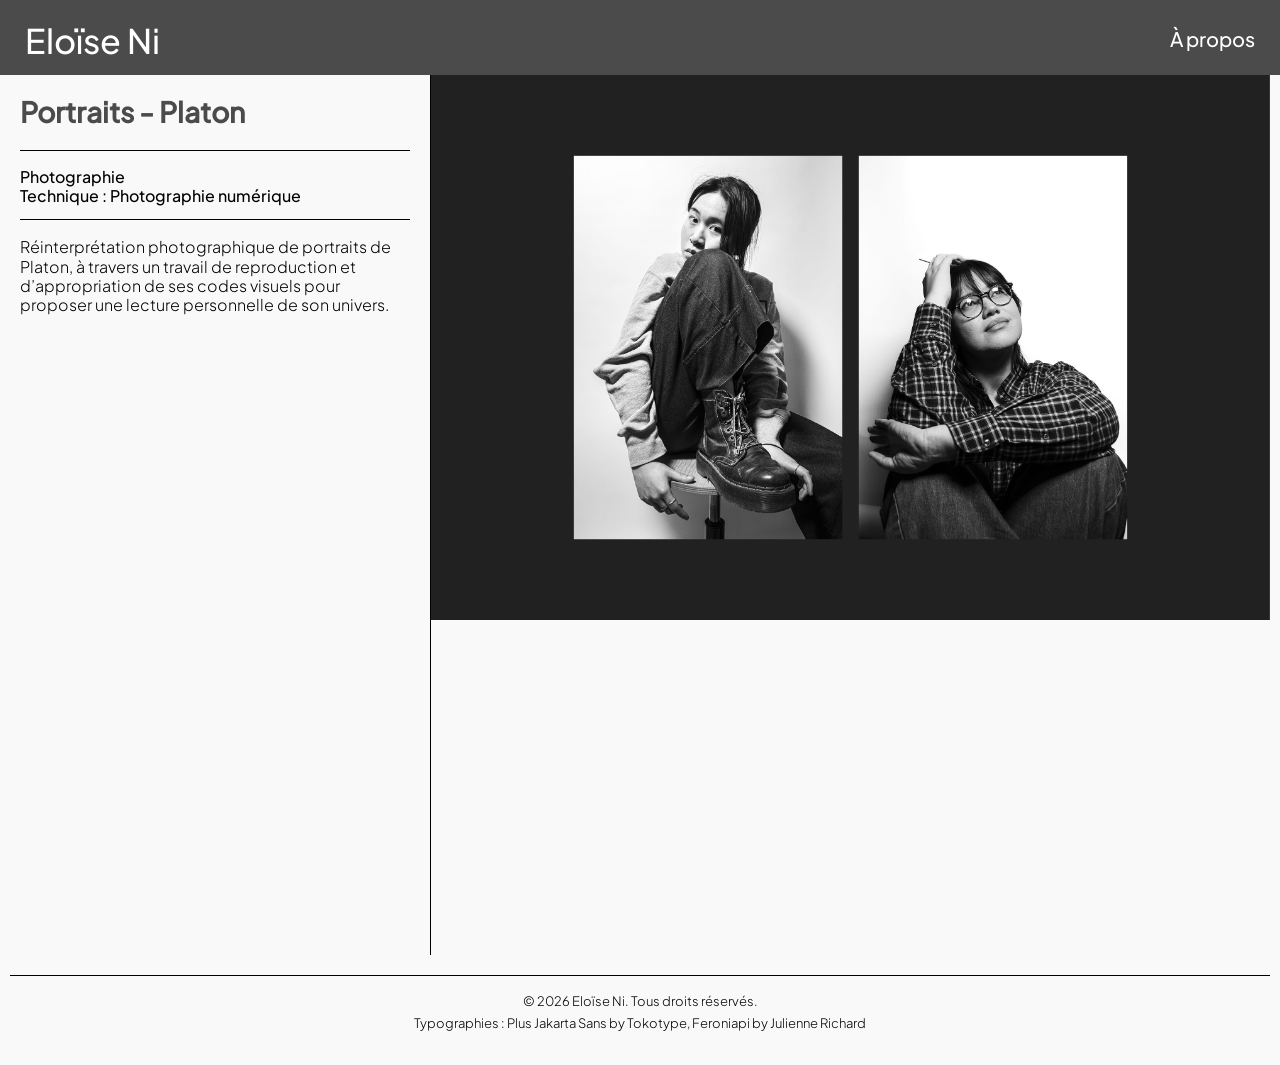
<file: platon.html>
<!DOCTYPE html>
<html lang="fr">

<head>
    <meta charset="UTF-8">
    <meta name="viewport" content="width=device-width, initial-scale=1.0">
    <title>Platon</title>
    <link rel="icon" href="images/favicon.png" type="image/png">
    <link rel="stylesheet" href="style.css">
</head>

<body class="project-page platon-page">
    <header class="project-banner">
        <span class="banner-name">Eloïse Ni</span>
        <a href="a_propos.html" class="banner-link">À propos</a>
    </header>
    <main class="project-layout">

        <section class="project-info">

            <h1>Portraits - Platon</h1>

            <hr>

            <div class="project-details">
                <p>Photographie</p>
                <p>Technique : Photographie numérique</p>
            </div>

            <hr>

            <p>
                Réinterprétation photographique de portraits de Platon, à travers un travail de reproduction et
                d’appropriation de ses codes visuels pour proposer une lecture personnelle de son univers.

        </section>

        <section class="project-image">
            <img src="images/platon/platonn.jpg" alt="platon">
        </section>

    </main>
    <footer class="site-footer">
        <p>&copy; 2026 Eloïse Ni. Tous droits réservés.</p>
        <p>Typographies : Plus Jakarta Sans by Tokotype, Feroniapi by Julienne Richard</p>
    </footer>
</body>


</html>
</file>
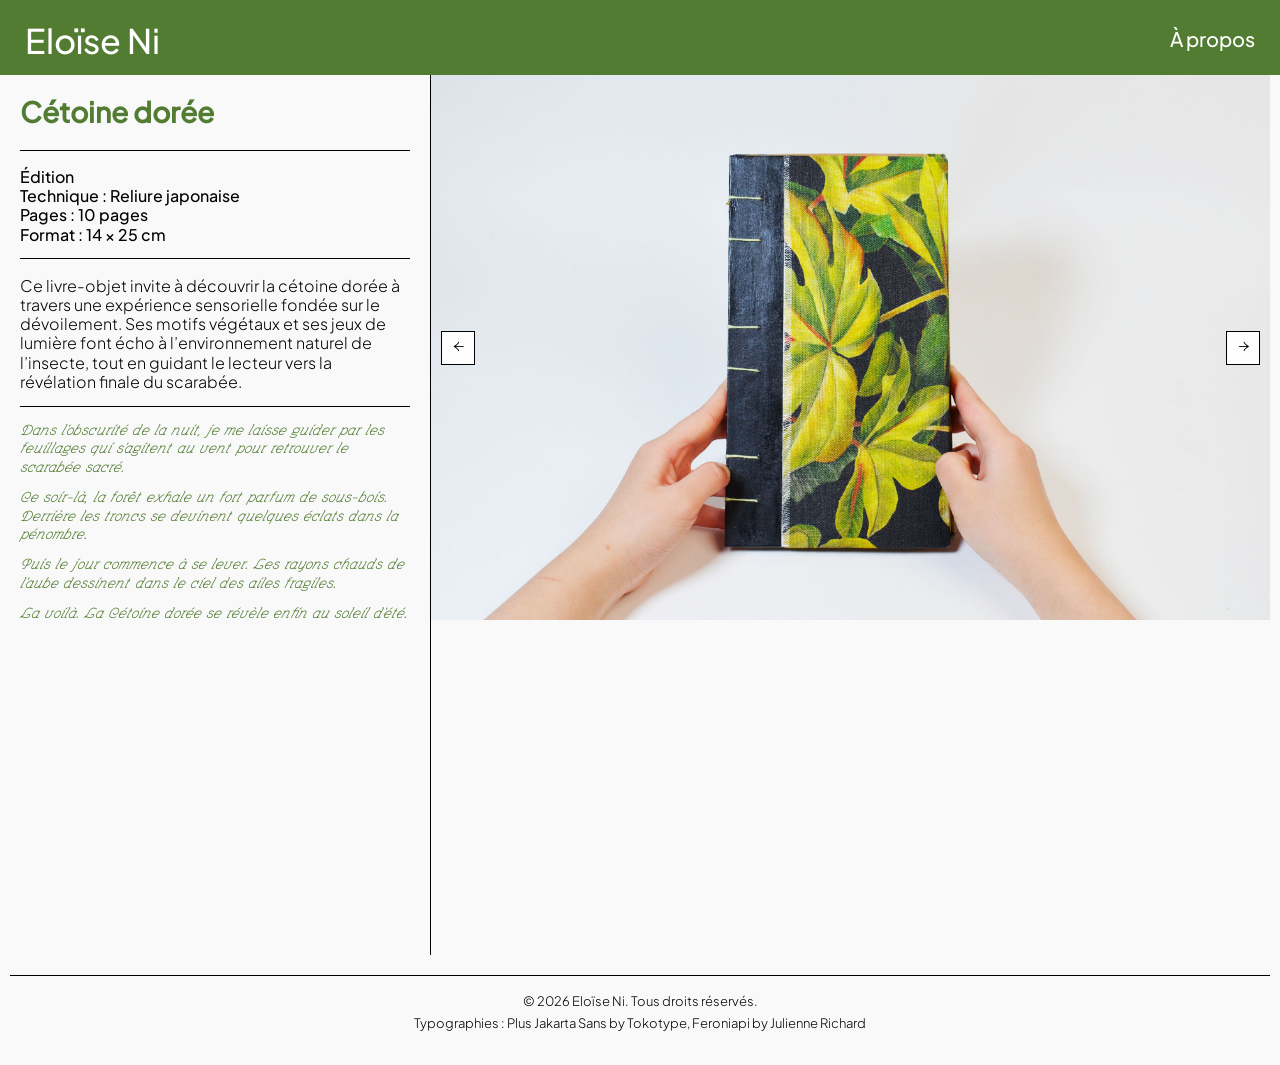
<file: reliure.html>
<!DOCTYPE html>
<html lang="fr">

<head>
    <meta charset="UTF-8">
    <meta name="viewport" content="width=device-width, initial-scale=1.0">
    <title>Cétoine dorée</title>
    <link rel="icon" href="images/favicon.png" type="image/png">
    <link rel="stylesheet" href="style.css">
</head>

<body class="project-page reliure-page">
<header class="project-banner">
    <span class="banner-name">Eloïse Ni</span>
    <a href="a_propos.html" class="banner-link">À propos</a>
</header>
    <main class="project-layout">

        <section class="project-info">

            <h1>Cétoine dorée</h1>

            <hr>

            <div class="project-details">
                <p>Édition</p>
                <p>Technique : Reliure japonaise</p>
                <p>Pages : 10 pages</p>
                <p>Format : 14 × 25 cm</p>
            </div>

            <hr>

            <p>
                Ce livre-objet invite à découvrir la cétoine dorée à travers une expérience sensorielle fondée sur le
                dévoilement. Ses motifs végétaux et ses jeux de lumière font écho à l’environnement naturel de l’insecte, tout en guidant le lecteur vers la révélation finale du scarabée.
            </p>

            <hr>

            <div class="project-poem">
                <p>Dans l’obscurité de la nuit, je me laisse guider par les feuillages qui s’agitent au vent pour
                    retrouver le scarabée sacré.</p>

                <p>Ce soir-là, la forêt exhale un fort parfum de sous-bois. Derrière les troncs se devinent quelques
                    éclats dans la pénombre.</p>

                <p>Puis le jour commence à se lever. Les rayons chauds de l’aube dessinent dans le ciel des ailes
                    fragiles.</p>

                <p>La voilà. La Cétoine dorée se révèle enfin au soleil d’été.</p>
            </div>

        </section>

        <section class="project-image">

            <div class="reliure-carousel">

                <div class="reliure-track">

                    <div class="reliure-slide">
                        <img src="images/reliure/reliuree.jpg" alt="Cétoine dorée - image 1">
                    </div>

                    <div class="reliure-slide">
                        <img src="images/reliure/reliuree2.jpg" alt="Cétoine dorée - image 2">
                    </div>

                    <div class="reliure-slide">
                        <img src="images/reliure/reliuree3.jpg" alt="Cétoine dorée - image 3">
                    </div>

                    <div class="reliure-slide">
                        <img src="images/reliure/reliuree4.jpg" alt="Cétoine dorée - image 4">
                    </div>

                    <div class="reliure-slide">
                        <img src="images/reliure/reliuree5.jpg" alt="Cétoine dorée - image 5">
                    </div>

                    <div class="reliure-slide">
                        <img src="images/reliure/reliuree6.jpg" alt="Cétoine dorée - image 6">
                    </div>

                    <div class="reliure-slide">
                        <img src="images/reliure/reliuree7.jpg" alt="Cétoine dorée - image 7">
                    </div>

                </div>

                <div class="reliure-controls">
                    <button class="reliure-prev" type="button" aria-label="Image précédente">←</button>
                    <button class="reliure-next" type="button" aria-label="Image suivante">→</button>
                </div>

            </div>

        </section>

    </main>

    <script>
        const carousel = document.querySelector(".reliure-carousel");
        const track = carousel.querySelector(".reliure-track");
        const slides = carousel.querySelectorAll(".reliure-slide");
        const prev = carousel.querySelector(".reliure-prev");
        const next = carousel.querySelector(".reliure-next");
        const counter = document.querySelector(".reliure-counter");

        let currentSlide = 0;

        function updateCarousel() {
            track.style.transform = `translateX(-${currentSlide * 100}%)`;
            counter.textContent = `${currentSlide + 1} / ${slides.length}`;
        }

        next.addEventListener("click", () => {
            currentSlide = (currentSlide + 1) % slides.length;
            updateCarousel();
        });

        prev.addEventListener("click", () => {
            currentSlide = (currentSlide - 1 + slides.length) % slides.length;
            updateCarousel();
        });
    </script>
    <footer class="site-footer">
        <p>&copy; 2026 Eloïse Ni. Tous droits réservés.</p>
        <p>Typographies : Plus Jakarta Sans by Tokotype, Feroniapi by Julienne Richard</p>
    </footer>
</body>


</html>
</file>
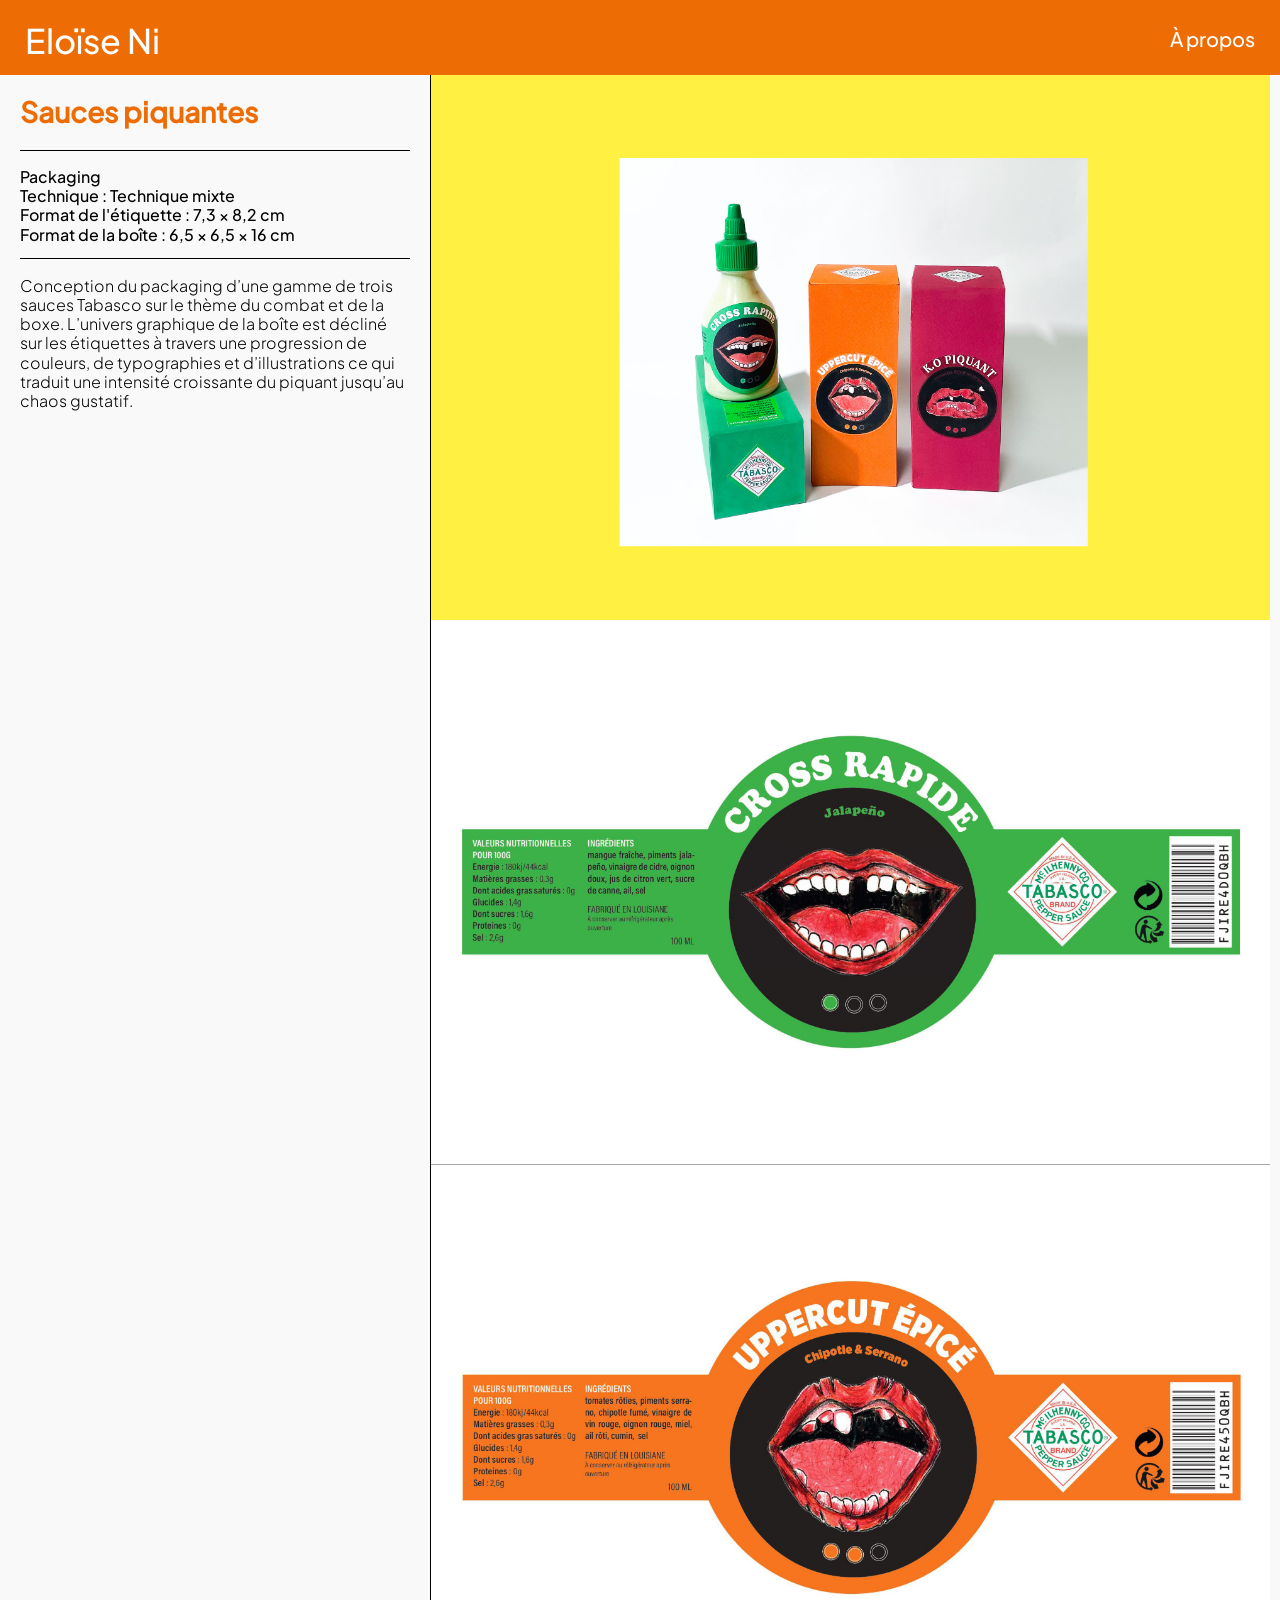
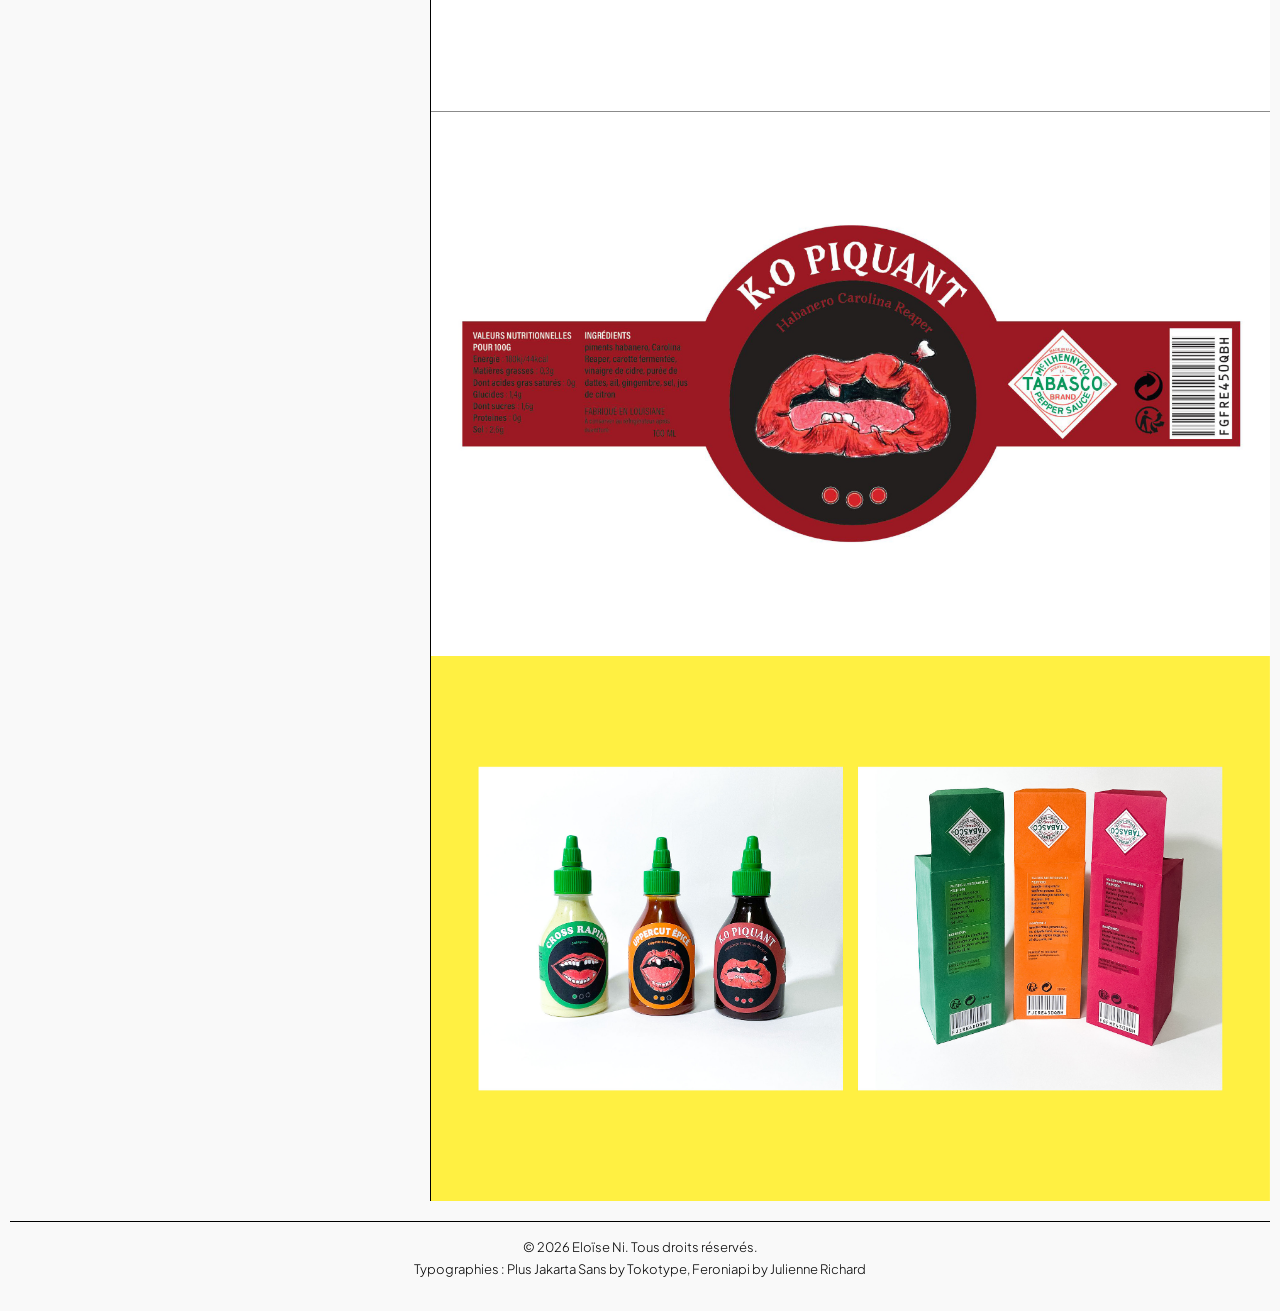
<file: sauces.html>
<!DOCTYPE html>
<html lang="fr">

<head>
    <meta charset="UTF-8">
    <meta name="viewport" content="width=device-width, initial-scale=1.0">
    <title>Sauces piquantes</title>
    <link rel="icon" href="images/favicon.png" type="image/png">
    <link rel="stylesheet" href="style.css">
</head>

<body class="project-page sauces-page">
    <header class="project-banner">
        <span class="banner-name">Eloïse Ni</span>
        <a href="a_propos.html" class="banner-link">À propos</a>
    </header>
    <main class="project-layout">

        <section class="project-info">

            <h1>Sauces piquantes</h1>

            <hr>

            <div class="project-details">
                <p>Packaging</p>
                <p>Technique : Technique mixte</p>
                <p>Format de l'étiquette : 7,3 × 8,2 cm</p>
                <p>Format de la boîte : 6,5 × 6,5 × 16 cm</p>
            </div>

            <hr>

            <p>
                Conception du packaging d’une gamme de trois sauces Tabasco sur le thème du combat et de la boxe.
                L’univers graphique de la boîte est décliné sur les étiquettes à travers une progression de couleurs, de
                typographies et d’illustrations ce qui traduit une intensité croissante du piquant jusqu’au chaos
                gustatif.

        </section>

        <section class="project-image">
            <img src="images/sauces/saucess.jpg" alt="sauces">
            <img src="images/sauces/saucess2.jpg" alt="sauces">
            <img src="images/sauces/saucess3.jpg" alt="sauces">
            <img src="images/sauces/saucess4.jpg" alt="sauces">
            <img src="images/sauces/saucess5.jpg" alt="sauces">
        </section>

    </main>
    <footer class="site-footer">
        <p>&copy; 2026 Eloïse Ni. Tous droits réservés.</p>
        <p>Typographies : Plus Jakarta Sans by Tokotype, Feroniapi by Julienne Richard</p>
    </footer>
</body>



</html>
</file>
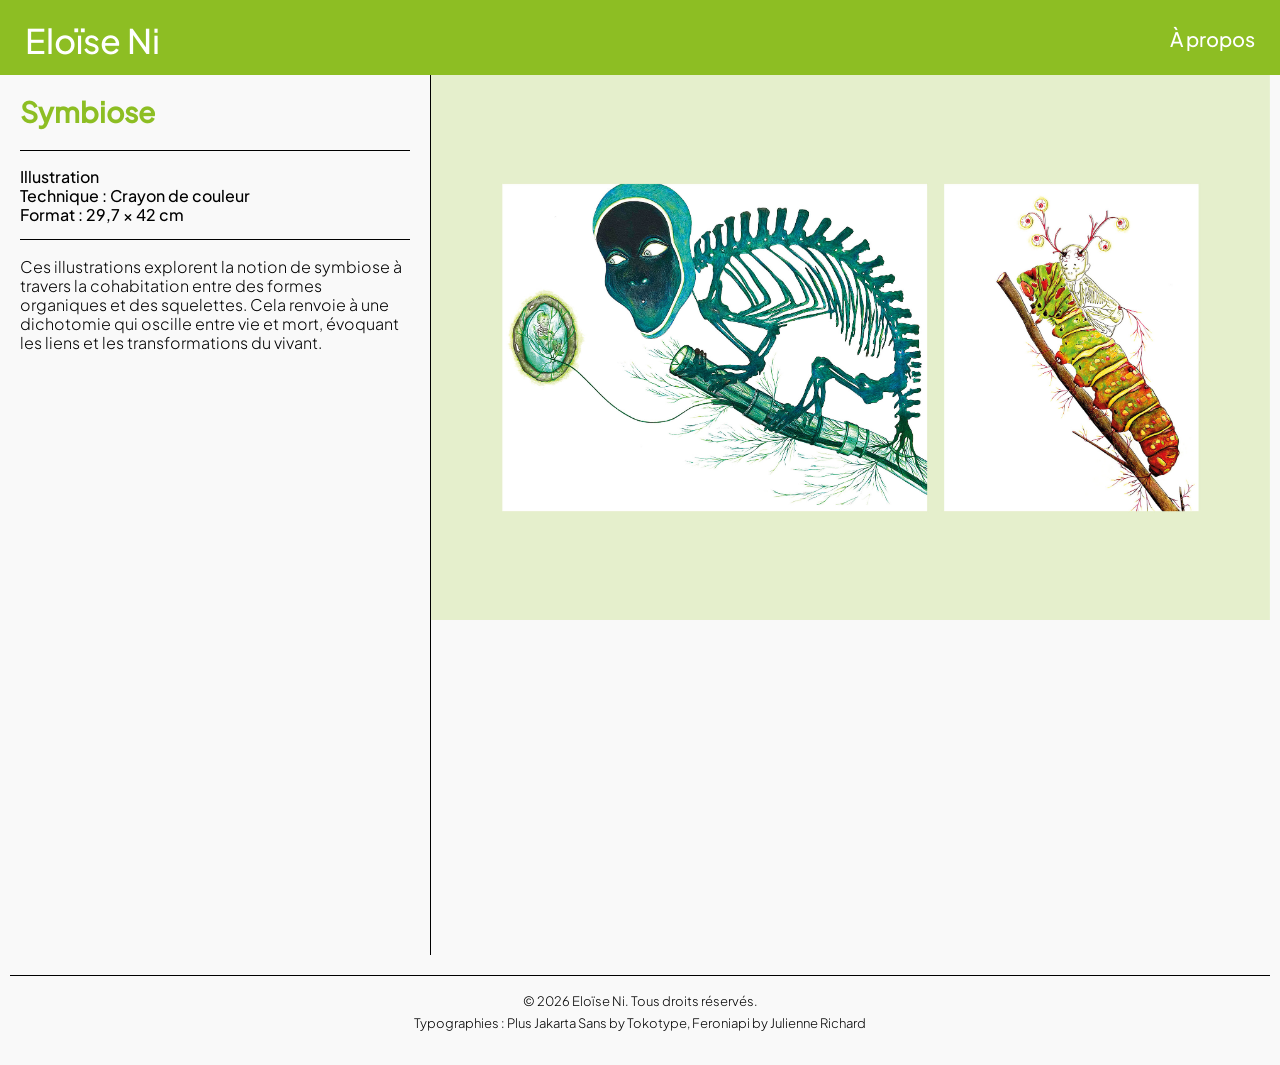
<file: symbiose.html>
<!DOCTYPE html>
<html lang="fr">

<head>
    <meta charset="UTF-8">
    <meta name="viewport" content="width=device-width, initial-scale=1.0">
    <title>Symbiose</title>
    <link rel="icon" href="images/favicon.png" type="image/png">
    <link rel="stylesheet" href="style.css">
</head>

<body class="project-page symbiose-page">
    <header class="project-banner">
        <span class="banner-name">Eloïse Ni</span>
        <a href="a_propos.html" class="banner-link">À propos</a>
    </header>
    <main class="project-layout">

        <section class="project-info">

            <h1>Symbiose</h1>

            <hr>

            <div class="project-details">
                <p>Illustration</p>
                <p>Technique : Crayon de couleur</p>
                <p>Format : 29,7 × 42 cm</p>
            </div>

            <hr>

            <p>
                Ces illustrations explorent la notion de symbiose à travers la cohabitation entre des formes organiques
                et des squelettes. Cela renvoie à une dichotomie qui oscille entre vie et mort, évoquant les liens et
                les transformations du vivant.

        </section>

        <section class="project-image">
            <img src="images/symbiose/symbiosee.jpg" alt="symbiose">
        </section>

    </main>
    <footer class="site-footer">
        <p>&copy; 2026 Eloïse Ni. Tous droits réservés.</p>
        <p>Typographies : Plus Jakarta Sans by Tokotype, Feroniapi by Julienne Richard</p>
    </footer>
</body>



</html>
</file>
<file: style.css>
@font-face {
    font-family: jakarta;
    src: url("typo/jakarta/PlusJakartaSans-Medium.otf") format("opentype");
}
@font-face {
    font-family: jakarta-light;
    src: url("typo/jakarta/PlusJakartaSans-Light.otf") format("opentype");
    font-weight: 300;
}
@font-face {
    font-family: feroniapi;
    src: url("typo/feroniapi/Feroniapi-MediumItalic.otf");
}

body {
    background-color: #f9f9f9;
    color: black;
    font-family: jakarta;
    max-width: 1920px;
    margin: 0 auto;
    padding: 0;
}

p {
    text-align: center;
    color: black;
}

p span,
.alert {
    color: rgb(0, 0, 0);
}

img {
    display: block;
    width: 100%;
    height: auto;
}

header {
    display: grid;
    grid-template-columns: auto auto;
    justify-content: space-between;
    align-items: baseline;
}

.grid {
    display: grid;
    grid-template-columns: repeat(3, minmax(0, 1fr));
    gap: 10px;
    padding: 10px;
}

.item-grid {
    display: grid;
    gap: 24px;
}

.grid-image-centrale {
    display: grid;
    grid-template-columns: repeat(3, minmax(0, 1fr));
    column-gap: 10px;
    padding: 10px 10px 0 10px;
}

.grid-image-centrale>a {
    grid-column: 2;
    min-width: 0;
}

.grid-image-centrale img {
    display: block;
    width: 100%;
    height: auto;
}

.image-container {
    position: relative;
    display: grid;
    min-width: 0;
    text-decoration: none;
}

.image-container img {
    grid-column: 1 / -1;
    grid-row: 1 / -1;
    transition: transform 0.3s ease;
}

.grid .image-container {
    width: 100%;
    min-width: 0;
    aspect-ratio: 1 / 1;
    overflow: hidden;
}

.grid .image-container img {
    display: block;
    width: 100%;
    height: 100%;
    object-fit: cover;
}

.image-container .image-text {
    grid-column: 1 / -1;
    grid-row: 1 / -1;
    display: grid;
    place-items: center;
    width: 100%;
    height: 100%;
    box-sizing: border-box;
    margin: 0;
    padding: 20px;
    opacity: 0;
    transition: opacity 0.3s ease;
    color: white;
    font-family: jakarta;
    font-size: clamp(14px, 2.2vw, 35px);
    font-weight: bold;
    text-align: center;
}

.image-container:hover .image-text {
    opacity: 1;
}

.bleu-propos .image-text {
    background-color: rgba(0, 89, 166, 0.80);
}
.rouge-flip .image-text {
    background-color: rgba(195, 23, 0, 0.70);
}
.gris-bodum .image-text{
    background-color: rgba(155, 155, 155, 0.70);
}
.noir-faits .image-text{
    background-color: rgba(15, 15, 15, 0.70);
}
.noirr-platon .image-text {
    background-color: rgba(75, 75, 75, 0.70);
}
.bleu-futurzine .image-text {
    background-color: rgba(39, 62, 142, 0.70);
}
.vert-fluo .image-text {
    background-color: rgba(17, 255, 0, 0.70);
}
.marron-kabane .image-text {
    background-color: rgba(130, 81, 44, 0.70);
}
.jaune-leporello .image-text {
    background-color: rgba(226, 216, 69, 0.70);
}
.rouge-lino .image-text {
    background-color: rgba(205, 23, 25, 0.70);
}
.violet-objets .image-text {
    background-color: rgba(104, 84, 205, 0.70);
}
.vert-reliure .image-text {
    background-color: rgba(82, 124, 50, 0.70);
}
.vert-symbiose .image-text {
    background-color: rgba(141, 190, 35, 0.70);
}
.orange-sauces .image-text {
    background-color: rgba(237, 109, 4, 0.70);
}

.overlay {
    position: absolute;
    top: 0;
    left: 0;
    width: 100%;
    height: 100%;
    display: flex;
    justify-content: center;
    align-items: center;
    background-color: rgb(255, 255, 255);
    opacity: 1;
    transition: opacity 0.3s ease;
}

.image-text {
    color: rgb(255, 255, 255);
    font-size: 25px;
    text-align: center;
    padding: 20px;
}

.image-container:hover .overlay {
    opacity: 1;
    background-color: rgba(9, 0, 0, 0.5);
}

.project-page {
    margin: 0;
    padding: 0;
    max-width: none;
    min-height: 100vh;
}

.project-layout {
    display: grid;
    grid-template-columns: 1fr 2fr;
    min-height: 100vh;
    padding: 10px;
}

.project-info {
    padding: 20px;
    border-right: 1px solid black;
}

.project-info h1 {
    margin: 0;
    padding: 0;
    font-family: jakarta;
    font-size: clamp(14px, 2.2vw, 35px);
    font-weight: bold;
    text-align: left;
    text-decoration: none;
}

.project-info p {
    text-align: left;
    line-height: 1.2;
}

.project-info>p {
    font-family: jakarta-light;
    font-weight: 300;
}

.project-details p {
    line-height: 1.2;
    margin: 0;
}

.project-info hr {
    border: none;
    border-top: 1px solid black;
    margin: 15px 0;
}

.project-category {
    margin-bottom: 5px;
}

.project-image {
    display: flex;
    justify-content: center;
    align-items: flex-start;
    min-width: 0;
    padding: 20px 10px 0 10px;
}

.project-image img {
    width: 100%;
    height: calc(100vh - 40px);
    object-fit: contain;
    margin: 0;
}

.propos-page .project-info h1 {
    color: rgb(0, 89, 166);
}
.circus-page .project-info h1 {
    color: rgb(195, 23, 0);
}
.bodum-page .project-info h1 {
    color: rgb(155, 155, 155);
}
.faits-page .project-info h1{
    color: rgb(15, 15, 15);
}
.platon-page .project-info h1 {
    color: rgb(75, 75, 75);
}
.futurzine-page .project-info h1 {
    color: rgb(39, 62, 142);
}
.jde-page .project-info h1 {
    color: rgb(17, 255, 0);
}
.kabane-page .project-info h1 {
    color: rgb(130, 81, 44);
}
.leporello-page .project-info h1 {
    color: rgb(226, 216, 69);
}
.lino-page .project-info h1 {
    color: rgb(205, 23, 25);
}
.objets-page .project-info h1 {
    color: rgb(104, 84, 205);
}
.reliure-page .project-info h1 {
    color: rgb(82, 124, 50);
}
.symbiose-page .project-info h1 {
    color: rgb(141, 190, 35);
}
.sauces-page .project-info h1 {
    color: rgb(237, 109, 4);
}

.propos-page,
.circus-page,
.bodum-page,
.futurzine-page,
.faits-page,
.jde-page,
.kabane-page,
.leporello-page,
.lino-page,
.objets-page,
.reliure-page,
.symbiose-page,
.sauces-page,
.platon-page {
    box-sizing: border-box;
    width: 100%;
    max-width: none;
    margin: 0;
    padding: 10px;
}

.propos-page .project-layout,
.circus-page .project-layout,
.bodum-page .project-layout,
.futurzine-page .project-layout,
.faits-page .project-layout,
.jde-page .project-layout,
.kabane-page .project-layout,
.leporello-page .project-layout,
.lino-page .project-layout,
.objets-page .project-layout,
.reliure-page .project-layout,
.symbiose-page .project-layout,
.sauces-page .project-layout,
.platon-page .project-layout {
    display: grid;
    grid-template-columns: 1fr 2fr;
    gap: 0;
    min-height: calc(100vh - 20px);
    padding: 0;
}

.propos-page .project-info,
.circus-page .project-info,
.bodum-page .project-info,
.futurzine-page .project-info,
.faits-page .project-info,
.jde-page .project-info,
.kabane-page .project-info,
.leporello-page .project-info,
.lino-page .project-info,
.objets-page .project-info,
.reliure-page .project-info,
.symbiose-page .project-info,
.sauces-page .project-info,
.platon-page .project-info {
    padding: 10px 20px 10px 10px;
    border-right: 1px solid black;
}

.bodum-page .project-info h1,
.jde-page .project-info h1 {
    font-size: 35px;
}

.propos-page .project-image {
    display: flex;
    justify-content: center;
    align-items: flex-start;
    min-width: 0;
    padding: 0;
}

.propos-page .project-image img {
    display: block;
    width: 100%;
    max-width: 100%;
    height: auto;
    object-fit: contain;
    object-position: top center;
    margin: 0;
}

.propos-page>.project-banner {
    width: calc(100% + 20px);
    margin: -10px -10px 0;
}

.circus-page main {
    width: 100%;
}

.circus-page header {
    display: block;
}

.circus-page .project-image,
.jde-page .project-image,
.lino-page .project-image,
.objets-page .project-image,
.symbiose-page .project-image,
.platon-page .project-image {
    display: flex;
    justify-content: stretch;
    align-items: flex-start;
    min-width: 0;
    padding: 0;
}

.circus-page .project-image img,
.jde-page .project-image img,
.lino-page .project-image img,
.objets-page .project-image img,
.symbiose-page .project-image img,
.platon-page .project-image img {
    display: block;
    width: 100%;
    max-width: 100%;
    height: calc(100vh - 20px);
    object-fit: contain;
    object-position: top left;
    margin: 0;
}

.circus-page .project-category {
    font-weight: bold;
    margin-bottom: 10px;
}

.bodum-page .project-image,
.faits-page .project-image,
.kabane-page .project-image,
.sauces-page .project-image,
.reliure-page .project-image {
    display: block;
    min-width: 0;
    padding: 0;
}

.bodum-page .band {
    display: flex;
    flex-direction: column;
    gap: 0;
    width: 100%;
}

.bodum-page .band img,
.faits-page .band img {
    display: block;
    width: 100%;
    height: auto;
    margin: 0;
}

.faits-page .band {
    display: block;
    width: 100%;
    margin: 0;
    padding: 0;
}

.futurzine-page .project-info,
.leporello-page .project-info,
.leporello-page .project-image,
.reliure-page .project-info,
.reliure-page .project-image {
    box-sizing: border-box;
}

.futurzine-page .project-image {
    display: block;
    box-sizing: border-box;
    min-width: 0;
    padding: 0;
}

.futurzine-carousel,
.leporello-carousel,
.reliure-carousel {
    position: relative;
    width: 100%;
    min-width: 0;
    overflow: hidden;
}

.futurzine-carousel {
    display: block;
    margin: 0;
    padding: 0;
}

.futurzine-track,
.leporello-track,
.reliure-track {
    display: flex;
    width: 100%;
    transition: transform 0.1s ease;
}

.futurzine-track {
    margin: 0;
    padding: 0;
}

.futurzine-slide {
    display: block;
    flex: 0 0 100%;
    min-width: 0;
    margin: 0;
    padding: 0;
}

.futurzine-slide img,
.leporello-slide img,
.reliure-slide img {
    display: block;
    width: 100%;
    max-width: 100%;
    height: auto;
    object-fit: contain;
    object-position: top left;
    margin: 0;
}

.futurzine-slide img {
    padding: 0;
}

.futurzine-image-dessous {
    display: block;
    width: 100%;
    margin: 0;
    padding: 0;
}

.futurzine-image-dessous img {
    display: block;
    width: 100%;
    height: auto;
    object-fit: contain;
    margin: 0;
    padding: 0;
}

.faits-page .band {
    margin: 0;
    padding: 0;
}

.jde-page .project-image,
.lino-page .project-image,
.objets-page .project-image,
.symbiose-page .project-image,
.platon-page .project-image {
    display: flex;
    justify-content: stretch;
    align-items: flex-start;
    min-width: 0;
    padding: 0;
}

.kabane-page .project-image img,
.sauces-page .project-image img {
    display: block;
    width: 100%;
    height: auto;
    margin: 0;
}

.leporello-page .project-image {
    display: block;
    min-width: 0;
    padding: 0;
}

.leporello-track,
.reliure-track {
    margin: 0;
}

.leporello-slide,
.reliure-slide {
    display: flex;
    flex: 0 0 100%;
    justify-content: flex-start;
    align-items: flex-start;
    min-width: 0;
}

.reliure-slide img,
.leporello-slide img {
    object-position: top left;
}

.reliure-page .project-image {
    display: block;
    min-width: 0;
    padding: 0;
}

.reliure-page .project-poem {
    font-family: feroniapi;
    font-style: italic;
    color: rgb(82, 124, 50);
    font-size: clamp(14px, 1.2vw, 18px);
    line-height: 1.3;
}

.reliure-page .project-poem p {
    color: rgb(82, 124, 50);
    text-align: left;
    margin: 0 0 12px;
}

.futurzine-controls,
.leporello-controls,
.reliure-controls {
    position: absolute;
    top: 50%;
    left: 0;
    display: flex;
    justify-content: space-between;
    align-items: center;
    width: 100%;
    padding: 0 10px;
    box-sizing: border-box;
    transform: translateY(-50%);
    pointer-events: none;
}

.futurzine-controls button,
.leporello-controls button,
.reliure-controls button {
    display: flex;
    justify-content: center;
    align-items: center;
    width: 34px;
    height: 34px;
    padding: 0;
    border: 1px solid black;
    border-radius: 0;
    background-color: #fefefe;
    color: black;
    font-family: feroniapi;
    font-size: 18px;
    line-height: 1;
    cursor: pointer;
    pointer-events: auto;
}

header.project-banner {
    position: sticky;
    top: 0;
    z-index: 1000;
    display: flex;
    justify-content: flex-start;
    align-items: center;
    width: 100%;
    min-height: 75px;
    box-sizing: border-box;
    padding: 10px 25px;
    margin: 0;
    color: white;
}

.project-banner .banner-name {
    font-family: jakarta;
    font-size: 34px;
    line-height: 1;
    font-weight: normal;
}

.project-banner {
    background-color: rgb(255, 255, 255);
    transition: background-color 0.3s ease;
}

.bodum-page .project-banner {
    background-color: rgb(155, 155, 155);
}
.faits-page .project-banner {
    background-color: rgb(15, 15, 15);
}
.platon-page .project-banner {
    background-color: rgb(75, 75, 75);
}
.propos-page .project-banner {
    background-color: rgb(0, 89, 166);
}
.circus-page .project-banner {
    background-color: rgb(195, 23, 0);
}
.futurzine-page .project-banner {
    background-color: rgb(39, 62, 142);
}
.jde-page .project-banner {
    background-color: rgb(26, 255, 0);
}
.kabane-page .project-banner {
    background-color: rgb(130, 81, 44);
}
.leporello-page .project-banner {
    background-color: rgb(226, 216, 69);
}
.lino-page .project-banner {
    background-color: rgb(205, 23, 25);
}
.objets-page .project-banner {
    background-color: rgb(104, 84, 205);
}
.reliure-page .project-banner {
    background-color: rgb(82, 124, 50);
}
.symbiose-page .project-banner {
    background-color: rgb(141, 190, 35);
}
.sauces-page .project-banner {
    background-color: rgb(237, 109, 4);
}

.project-page>.project-banner,
.propos-page>.project-banner {
    width: calc(100% + 20px);
    margin: -10px -10px 0;
}
.project-page .project-info {
    border-right: none;
}

.project-page .project-image {
    border-left: 1px solid black;
}
@media screen and (max-width: 600px) {

    header {
        padding: 10px;
    }
    h1 {
        font-size: 32px;
    }
    .grid {
        grid-template-columns: 1fr;
        gap: 10px;
        padding: 10px;
    }
    .grid-image-centrale {
        grid-template-columns: repeat(3, minmax(0, 1fr));
        gap: 10px;
        padding: 10px;
    }
    .image-container .image-text {
        font-size: 22px;
        opacity: 1;
    }
    .project-layout {
        grid-template-columns: 1fr;
        gap: 20px;
        padding: 10px;
    }
    .project-info {
        padding: 10px 0 20px 0;
        border-right: none;
        border-bottom: 1px solid black;
    }
    .project-info h1 {
        font-size: 24px;
        margin-bottom: 15px;
    }
    .project-info p {
        font-size: 14px;
    }
    .project-image {
        width: 100%;
        padding: 0;
    }
    .project-image img {
        width: 100%;
        height: auto;
        object-fit: contain;
    }
    .propos-page,
    .circus-page,
    .bodum-page,
    .futurzine-page,
    .faits-page,
    .jde-page,
    .kabane-page,
    .leporello-page,
    .lino-page,
    .objets-page,
    .reliure-page,
    .symbiose-page,
    .sauces-page,
    .platon-page {
        padding: 10px;
    }

    .propos-page .project-layout,
    .circus-page .project-layout,
    .bodum-page .project-layout,
    .futurzine-page .project-layout,
    .faits-page .project-layout,
    .jde-page .project-layout,
    .kabane-page .project-layout,
    .leporello-page .project-layout,
    .lino-page .project-layout,
    .objets-page .project-layout,
    .reliure-page .project-layout,
    .symbiose-page .project-layout,
    .sauces-page .project-layout,
    .platon-page .project-layout {
        grid-template-columns: 1fr;
        gap: 10px;
        min-height: auto;
        padding: 0;
    }

    .propos-page .project-info,
    .circus-page .project-info,
    .bodum-page .project-info,
    .futurzine-page .project-info,
    .faits-page .project-info,
    .jde-page .project-info,
    .kabane-page .project-info,
    .leporello-page .project-info,
    .lino-page .project-info,
    .objets-page .project-info,
    .reliure-page .project-info,
    .symbiose-page .project-info,
    .sauces-page .project-info,
    .platon-page .project-info {
        padding: 10px;
        border-right: none;
        border-bottom: 1px solid black;
    }

    .propos-page .project-info h1,
    .circus-page .project-info h1,
    .bodum-page .project-info h1,
    .futurzine-page .project-info h1,
    .faits-page .project-info h1,
    .jde-page .project-info h1,
    .kabane-page .project-info h1,
    .leporello-page .project-info h1,
    .lino-page .project-info h1,
    .objets-page .project-info h1,
    .reliure-page .project-info h1,
    .symbiose-page .project-info h1,
    .sauces-page .project-info h1,
    .platon-page .project-info h1 {
        font-size: 24px;
    }

    .propos-page .project-image,
    .circus-page .project-image,
    .bodum-page .project-image,
    .futurzine-page .project-image,
    .faits-page .project-image,
    .jde-page .project-image,
    .kabane-page .project-image,
    .leporello-page .project-image,
    .lino-page .project-image,
    .objets-page .project-image,
    .reliure-page .project-image,
    .symbiose-page .project-image,
    .sauces-page .project-image,
    .platon-page .project-image {
        width: 100%;
        padding: 10px 0 0;
    }

    .circus-page .project-image img,
    .jde-page .project-image img,
    .lino-page .project-image img,
    .objets-page .project-image img,
    .symbiose-page .project-image img,
    .platon-page .project-image img {
        width: 100%;
        max-width: 100%;
        height: auto;
        object-fit: contain;
    }

    .propos-page .project-image img {
        width: 100%;
        max-width: 100%;
        height: auto;
        object-fit: contain;
    }

    .bodum-page .band,
    .faits-page .band {
        width: 100%;
    }

    .bodum-page .band img,
    .faits-page .band img {
        width: 100%;
        height: auto;
    }

    .kabane-page .project-image img,
    .sauces-page .project-image img {
        width: 100%;
        height: auto;
    }

    .futurzine-slide img,
    .leporello-slide img,
    .reliure-slide img {
        width: 100%;
        max-width: 100%;
        height: auto;
        object-fit: contain;
    }

    .futurzine-controls,
    .leporello-controls,
    .reliure-controls {
        padding: 0 5px;
    }

    .futurzine-controls button,
    .leporello-controls button,
    .reliure-controls button {
        width: 30px;
        height: 30px;
        font-size: 16px;
    }

    header.project-banner {
        min-height: 60px;
        padding: 8px 15px;
    }

    .project-banner .banner-name {
        font-size: 28px;
    }
}
header.project-banner {
    display: flex;
    justify-content: space-between;
    align-items: center;
}

.banner-link {
    color: white;
    font-family: jakarta;
    font-size: 20px;
    text-decoration: none;
}

.banner-link:hover {
    text-decoration: underline;
}

.project-page .project-info {
    position: sticky;
    top: 75px;
    align-self: start;
}

@media screen and (max-width: 600px) {
    .project-page .project-info {
        position: static;
    }
}

.site-footer {
    border-top: 1px solid black;
    margin: 20px 10px 0;
    padding: 15px 0 20px;
    font-family: jakarta-light;
    font-size: 13px;
    line-height: 1.4;
}

.site-footer p {
    margin: 0 0 4px;
    text-align: center;
    color: black;
}

.project-page .site-footer,
.propos-page .site-footer {
    margin-left: 0;
    margin-right: 0;
}
</file>
